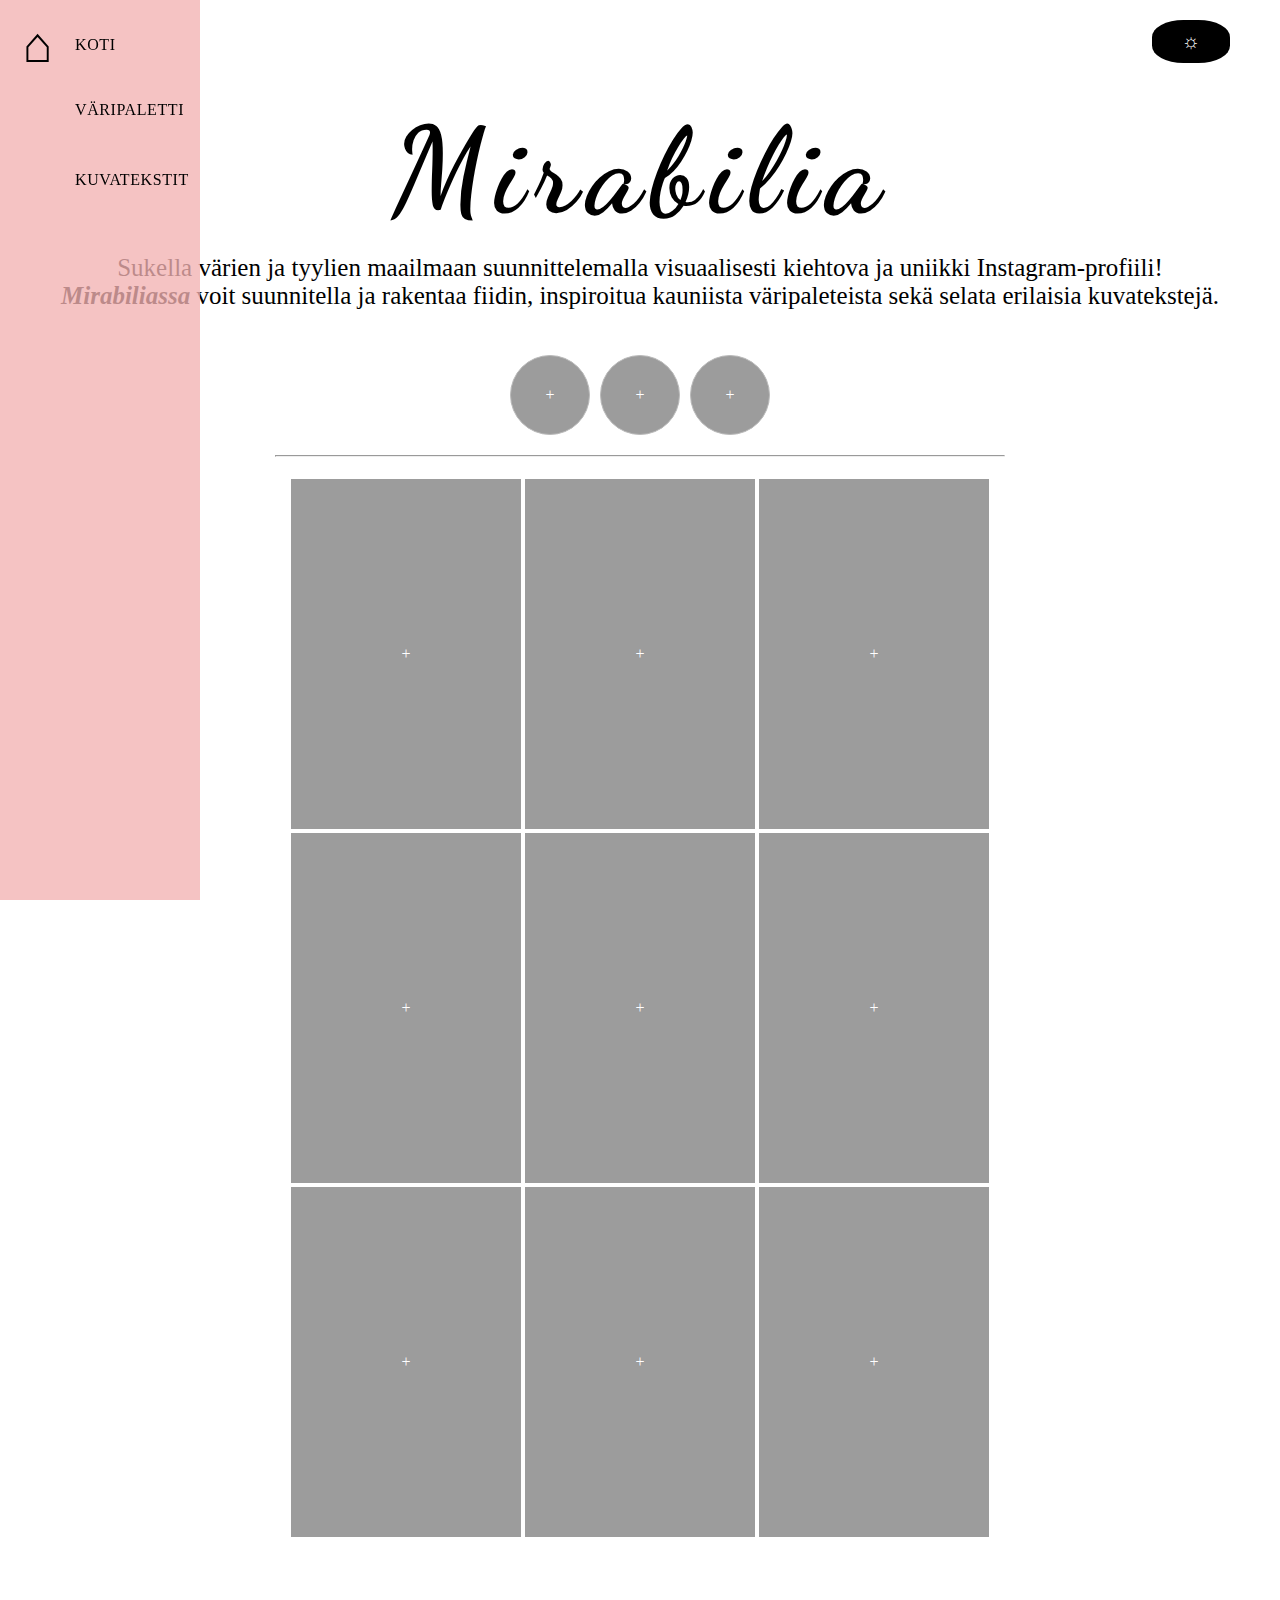
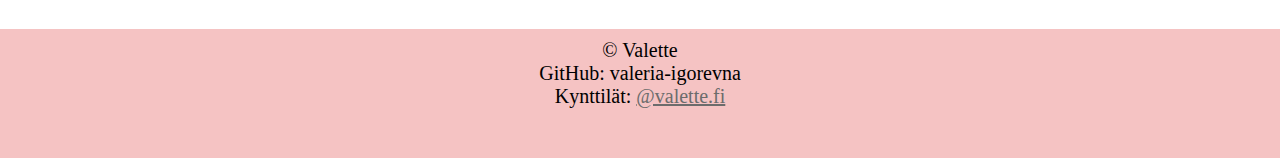
<file: index.html>
<!DOCTYPE html>
<html lang="en">
<head>
    <meta charset="UTF-8">
    <meta name="viewport" content="width=device-width, initial-scale=1.0">
    <link rel="preconnect" href="https://fonts.googleapis.com">
    <link rel="preconnect" href="https://fonts.gstatic.com" crossorigin>
    <link href="https://fonts.googleapis.com/css2?family=Dancing+Script:wght@400..700&display=swap" rel="stylesheet">
    <title>Mirabilia</title>
    <link rel="stylesheet" href="styles.css">
</head>
<body>
   
   
    <header>
        <h1>Mirabilia</h1>
        <!--<button id="hamburger-menu" class="hamburger-menu">
            &#9776;
        </button>-->
    </header>










    <!--NAVI-->
    <div class="sidebar">
        <ul>
            <li>
                <a href="index.html" class="Home">
                    <span class="icon"><i class="fa-solid fa-home" style="color: #000000; font-size: 50px;">&#8962;</i></span>
                    <span class="text" style="color: #000000; font-size: 16px;">Koti</span>
                </a>
            </li>
            <li>
                <a href="inspiration.html">
                    <span class="icon"><i class="fa-solid fa-inspo"></i></span>
                    <span class="text">Väripaletti</span>
                </a>
            </li>
            <li class="dropdown">
                <a href="quotes-everyday.html">
                    <span class="icon"><i class="fa-solid fa-quotes"></i></span>
                    <span class="text">Kuvatekstit</span>
                </a>
                <div class="dropdown-content">
                    <a href="quotes-everyday.html">Everyday</a>
                    <a href="quotes-seasons.html">Seasons</a>
                    <a href="quotes-love.html">Love</a>
                </div>
            </li>
        </ul>
    </div> 

    <!-- Hamburger Icon -->
     <!--Alla olevat kolme tyhjää diviä toimivat hampurilaisen viivoina. ÄLÄ poista!-->
<button class="hamburger" id="hamburger"> 
    <div></div>
    <div></div>
    <div></div>
</button>

<!--TUMMA-TILA-->
    <button id="btn-dark" onclick="darkMode()">&#9788;</button>
    
<!--Alaotsikko-->    
    <p>Sukella värien ja tyylien maailmaan suunnittelemalla visuaalisesti kiehtova ja uniikki Instagram-profiili! <br> <i style="color: #000000; font-weight: bold;" >Mirabiliassa</i> voit suunnitella ja rakentaa fiidin, inspiroitua kauniista väripaleteista sekä selata erilaisia kuvatekstejä.</p>

    
    
    
    
    
    <!--STOORIT ALKAA TÄSTÄ-->
    <div class="story">
        <div class="story-item">
            <label for="story-input-1" class="story-label" id="story-label-1">+</label>
            <input type="file" id="story-input-1" class="story-input" accept="image/*" onchange="loadStory(event, 1)">
            <button class="delete-btn" onclick="deleteStoryImage(1)">X</button>
        </div>
        <div class="story-item">
            <label for="story-input-2" class="story-label" id="story-label-2">+</label>
            <input type="file" id="story-input-2" class="story-input" accept="image/*" onchange="loadStory(event, 2)">
            <button class="delete-btn" onclick="deleteStoryImage(2)">X</button>
        </div>
        <div class="story-item">
            <label for="story-input-3" class="story-label" id="story-label-3">+</label>
            <input type="file" id="story-input-3" class="story-input" accept="image/*" onchange="loadStory(event, 3)">
            <button class="delete-btn" onclick="deleteStoryImage(3)">X</button>
        </div>
    </div>




    <!--VÄLIVIIVA-->
    <hr style="color: rgb(0, 0, 0); width: 730px; margin-top: 15px;">




    <!--GALLERIA ALKAA TÄSTÄ-->
    <div class="Galleria">
        <div class="gallery-item">
            <label for="img-input-1" class="img-label" id="img-label-1">+</label>
            <input type="file" id="img-input-1" class="img-input" accept="image/*" onchange="loadPhotoImage(event, 1)">
            <button class="delete-btn" onclick="deleteGalleryImage(1)">X</button>
        </div>
        <div class="gallery-item">
            <label for="img-input-2" class="img-label" id="img-label-2">+</label>
            <input type="file" id="img-input-2" class="img-input" accept="image/*" onchange="loadPhotoImage(event, 2)">
            <button class="delete-btn" onclick="deleteGalleryImage(2)">X</button>
        </div>
        <div class="gallery-item">
            <label for="img-input-3" class="img-label" id="img-label-3">+</label>
            <input type="file" id="img-input-3" class="img-input" accept="image/*" onchange="loadPhotoImage(event, 3)">
            <button class="delete-btn" onclick="deleteGalleryImage(3)">X</button>
        </div>
        <div class="gallery-item">
            <label for="img-input-4" class="img-label" id="img-label-4">+</label>
            <input type="file" id="img-input-4" class="img-input" accept="image/*" onchange="loadPhotoImage(event, 4)">
            <button class="delete-btn" onclick="deleteGalleryImage(4)">X</button>
        </div>
        <div class="gallery-item">
            <label for="img-input-5" class="img-label" id="img-label-5">+</label>
            <input type="file" id="img-input-5" class="img-input" accept="image/*" onchange="loadPhotoImage(event, 5)">
            <button class="delete-btn" onclick="deleteGalleryImage(5)">X</button>
        </div>
        <div class="gallery-item">
            <label for="img-input-6" class="img-label" id="img-label-6">+</label>
            <input type="file" id="img-input-6" class="img-input" accept="image/*" onchange="loadPhotoImage(event, 6)">
            <button class="delete-btn" onclick="deleteGalleryImage(6)">X</button>
        </div>
        <div class="gallery-item">
            <label for="img-input-7" class="img-label" id="img-label-7">+</label>
            <input type="file" id="img-input-7" class="img-input" accept="image/*" onchange="loadPhotoImage(event, 7)">
            <button class="delete-btn" onclick="deleteGalleryImage(7)">X</button>
        </div>
        <div class="gallery-item">
            <label for="img-input-8" class="img-label" id="img-label-8">+</label>
            <input type="file" id="img-input-8" class="img-input" accept="image/*" onchange="loadPhotoImage(event, 8)">
            <button class="delete-btn" onclick="deleteGalleryImage(8)">X</button>
        </div>
        <div class="gallery-item">
            <label for="img-input-9" class="img-label" id="img-label-9">+</label>
            <input type="file" id="img-input-9" class="img-input" accept="image/*" onchange="loadPhotoImage(event, 9)">
            <button class="delete-btn" onclick="deleteGalleryImage(9)">X</button>
        </div>
    </div>

    <script src="script.js"></script>

    <footer class="footer">
        <p> &copy Valette <br> GitHub: valeria-igorevna <br> Kynttilät: <a href="https://www.instagram.com/valette.fi/" style="color: rgb(108, 108, 108);">@valette.fi</a></p>
    </footer>
</body>
</html>
</file>
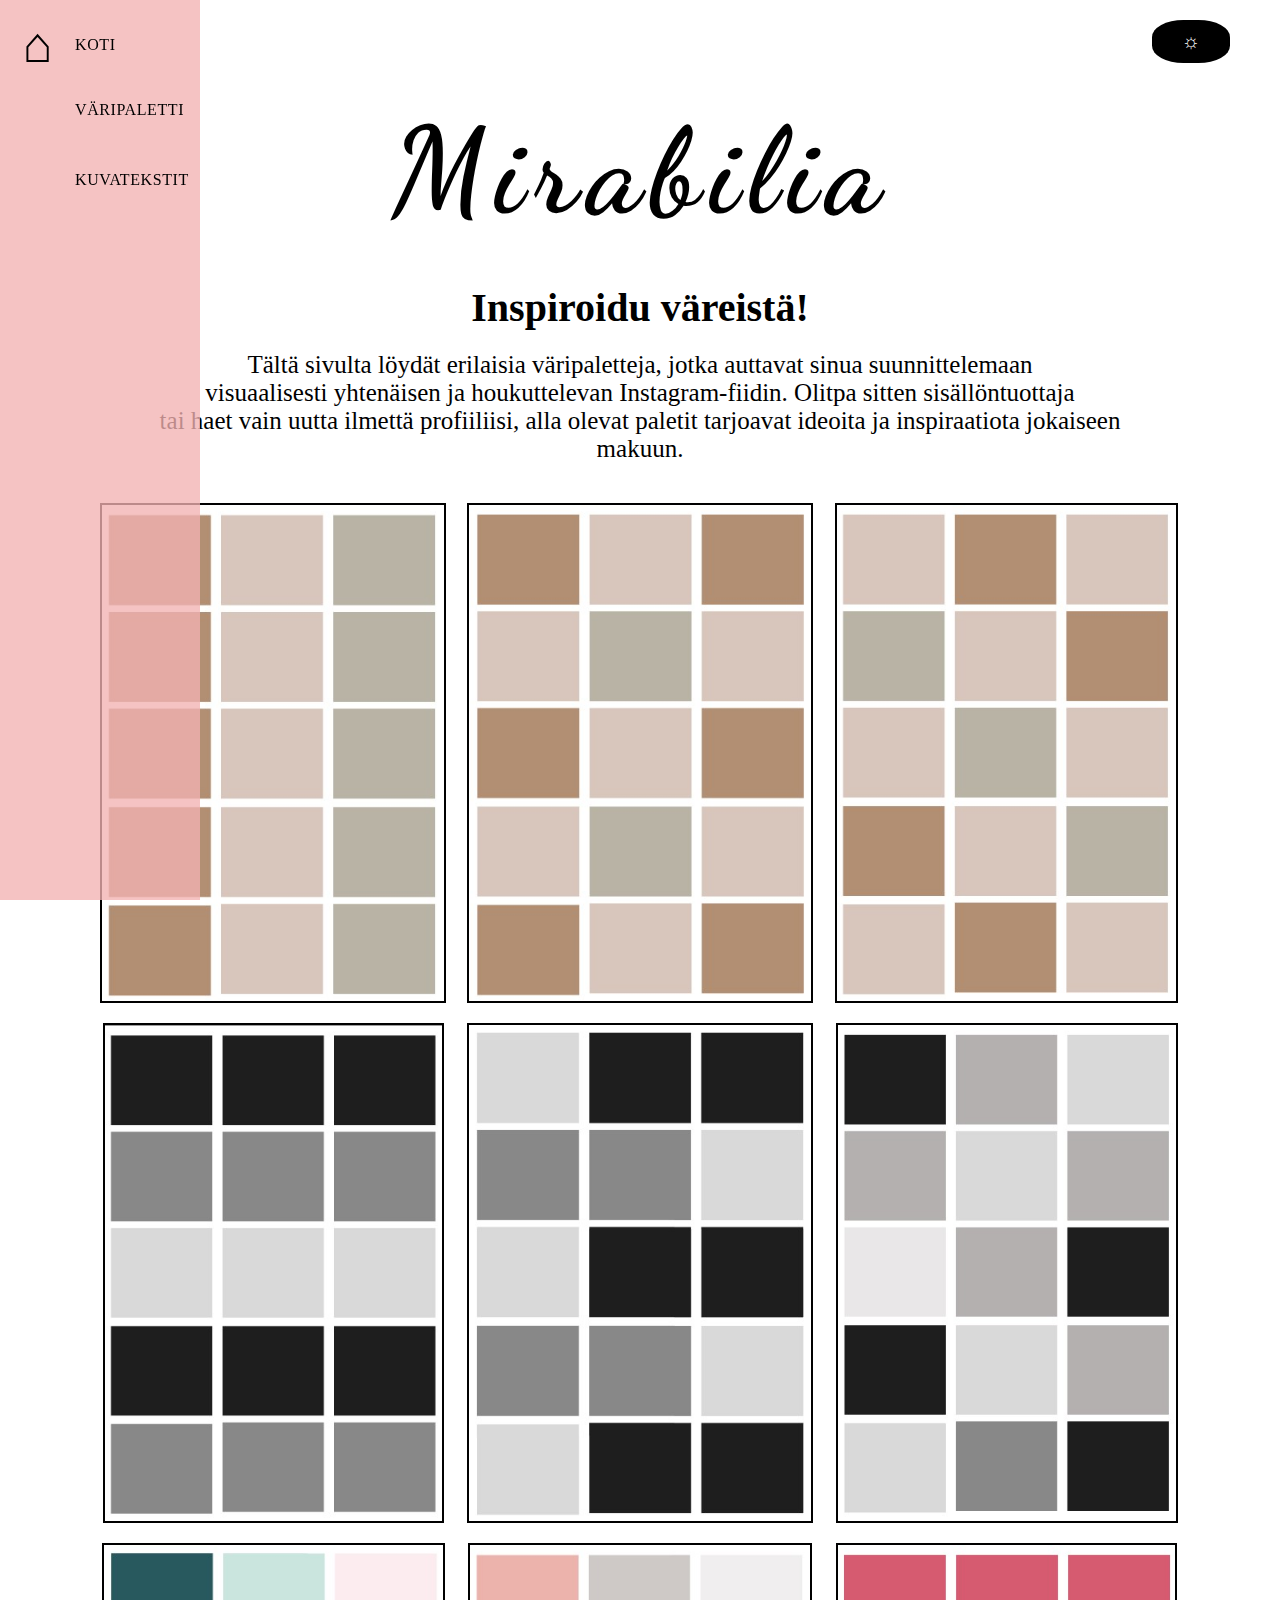
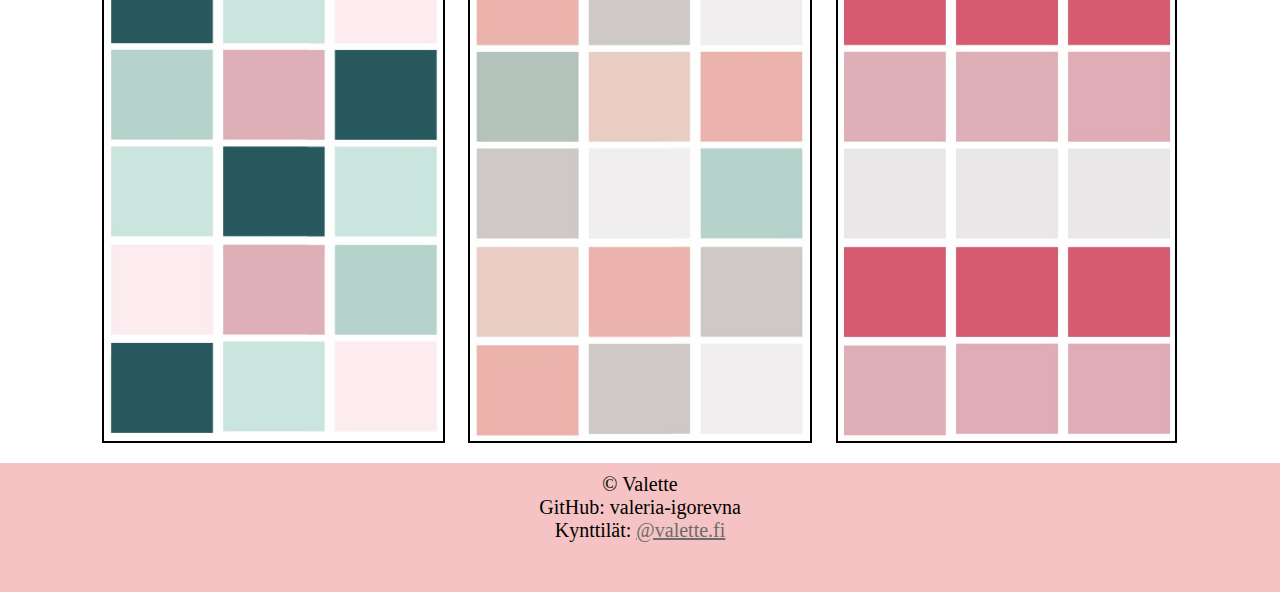
<file: inspiration.html>
<!DOCTYPE html>
<html lang="en">
<head>
    <meta charset="UTF-8">
    <meta name="viewport" content="width=device-width, initial-scale=1.0">
    <link rel="preconnect" href="https://fonts.googleapis.com">
    <link rel="preconnect" href="https://fonts.gstatic.com" crossorigin>
    <link href="https://fonts.googleapis.com/css2?family=Dancing+Script:wght@400..700&display=swap" rel="stylesheet">
    <title>Väripaletti</title>
   <style>
        * {
    box-sizing: border-box;
    color: white;
    margin: 0;
    padding: 0;
}

body {
    display: flex;
    justify-content: center;
    align-items: center;
    flex-direction: column;
    margin-top: 100px;
}

/*################################*/
/*            TUMMA-TILA          */
/*################################*/

.dark-mode {
    background-color: black;
    color: aliceblue;  
}

#btn-dark {
    position: fixed;
    top: 20px;
    right: 50px;
    background-color: rgb(0, 0, 0);
    border-radius: 40%;
    padding: 10px 30px;
    border: none;
    color: white;
    cursor: pointer;
    font-size: 20px;
}

.dark-mode #btn-dark {
    background-color: white; /* Color for dark mode */
    color: black; /* Change text color for better contrast */
}

h1 {
    color: black;
    font-family: "Dancing Script", cursive;
    margin-bottom: 40px;
    font-size: 120px;  
    letter-spacing: 10px;
}

.dark-mode h1 {
    color: aliceblue;
}

h2{
    color: black;
    font-family: 'Cambria', 'Cochin', Georgia, Times, 'Times New Roman', serif;
    margin-bottom: 20px;
    font-size: 40px;  
}

.dark-mode h2{
    color: aliceblue;
}

p {
    color: rgb(0, 0, 0);
    font-family: Cambria, Cochin, Georgia, Times, 'Times New Roman', serif;
    margin-bottom: 40px;
    font-size: 25px;  
    text-align: center;
    width: 80%;
    margin-left: auto;
    margin-right: auto;
}

.dark-mode p{
    color: aliceblue;
}

/*################################*/
/*            MEDIA               */
/*################################*/    

       @media screen and (min-width: 300px) and (max-width: 1024px) {
h1 {
    font-size: 60px;
    font-weight: bold;
    }

p {
    font-size: 16px;
}
}


/*################################*/
/*             NAVI               */
/*################################*/

.sidebar {
        position: fixed;
        top: 0;
        left: 0;
        height: 100%;
        width: 70px;
        z-index: 1;
        background-color: rgba(242, 178, 178, 0.778);
        overflow-x: hidden;
        padding-top: 10px;
        transition: 0.6s ease;
        box-shadow: 0 0 10px rgba(0, 0, 0,0,5);
    }

.sidebar:hover {
        width: 200px;
        transition: 0.6s ease;
    }

.sidebar ul {
        position: relative;
        height: 97vh;                     
    }

.sidebar ul li {
        list-style: none;
        margin: 5px 0;
        font-family: 'Cambria', 'Cochin', Georgia, Times, 'Times New Roman', serif;
    }

.sidebar ul li:hover {
        background: rgb(255, 255, 255);
        transition: 0.3s ease;
    }

.sidebar ul li a {
        position: relative;
        display: flex;
        white-space: nowrap;
        text-decoration: none;
    }

.sidebar ul li a .icon {
        position: relative;
        display: flex;
        justify-content: center;
        align-items: center;
        min-width: 75px;
        height: 60px;
        font-size: 22px;
    }

.sidebar ul li a .text {
        position: relative;
        display: flex;
        align-items: center;
        height: 60px;
        font-size: 16px;
        text-transform: uppercase;
        letter-spacing: 0.6px;
        font-weight: 500;
        color: #000000;
    }

/*################################*/
/*             ALAVALIKKO         */
/*################################*/

.dropdown {
    position: relative;
    display: inline-block;
}

.dropdown-content {
    display: none;
    position: absolute;
    background-color: rgba(242, 178, 178, 0.778);
    min-width: 160px;
    box-shadow: 0px 8px 16px 0px rgba(0,0,0,0.2);
    z-index: 1;
    font-size: 20px;
}

.dropdown-content a {
    color: black;
    padding: 12px 16px;
    text-decoration: none;
    display: block;
}

.dropdown-content a:hover {
    background-color: #f0efefdb;
}

.dropdown:hover .dropdown-content {
    display: block;
}


/*################################*/
/*             MOBIILI NAVI       */
/*################################*/
  
.hamburger {
    display: none; /* Hide by default */
    position: fixed;
    top: 20px;
    left: 20px;
    background-color: rgba(242, 178, 178, 0.778);
    border: none;
    border-radius: 5px;
    padding: 10px;
    cursor: pointer;
    z-index: 2;
}

.hamburger div {
    width: 30px;
    height: 4px;
    background-color: black;
    margin: 5px 0;
    transition: 0.3s ease;
}

/* Piilottaa sidebar:in mobiilissa */
@media screen and (min-width: 300px) and (max-width: 1024px) {
    .sidebar {
        display: none; /* piilottaa sidebaarin */
    }

    .sidebar.active {
        display: block; /* Näyttää sidebaarin kun aktiivinen */
        width: 200px; 
        transition: 0.3s ease;
    }

    .hamburger {
        display: block; /* Show the hamburger icon */
    }
}

/*################################*/
/*             VÄRIPALETTI        */
/*################################*/

.inspiration-img{
    display: grid;
    grid-template-columns: repeat(3, 1fr);
    justify-items: center;
    gap: 20px;
    margin-bottom: 20px;
}

.inspiration-img img{
    max-width: 400px;
    max-height: 500px;
}

@media screen and (min-width: 300px) and (max-width: 1024px){
    .inspiration-img {
        display: grid;
        grid-template-columns: repeat(1, 1fr);
    }
}


/*################################*/
/*             FOOTER             */
/*################################*/

footer {
    position:inherit;
    left: 0;
    bottom: 0;
    width: 100%;
    background-color: rgba(242, 178, 178, 0.778);
}

footer p{
    text-align: center;
    color: rgb(0, 0, 0);
    font-size: 20px;
    margin-left: auto;
    margin-right: auto;
    padding: 10px;
}
   </style>


</head>

<header>
    <h1>Mirabilia</h1>
</header>

<body id="container">

    <div class="sidebar">
        <ul>
            <li> 
                <a href="index.html" class="Home">
                    <span class="icon"><i class="fa-solid fa-home" style="color: #000000; font-size: 50px;">&#8962;</i></span>
                    <span class="text" style="color: #000000; font-size: 16px;">Koti</span>
                </a>
            </li>
            <li>
                <a href="inspiration.html">
                    <span class="icon"><i class="fa-solid fa-inspo"></i></span>
                    <span class="text">Väripaletti</span>
                </a>
            </li>
            <li class="dropdown">
                <a href="quotes-everyday.html">
                    <span class="icon"><i class="fa-solid fa-quotes"></i></span>
                    <span class="text">Kuvatekstit</span>
                </a>
                <div class="dropdown-content">
                    <a href="quotes-everyday.html">Everyday</a>
                    <a href="quotes-seasons.html">Seasons</a>
                    <a href="quotes-love.html">Love</a>
                </div>
            </li>
        </ul>
    </div>  

        <!-- Hamburger Icon -->
     <!--Alla olevat kolme tyhjää diviä toimivat hampurilaisen viivoina. ÄLÄ poista!-->
<button class="hamburger" id="hamburger"> 
    <div></div>
    <div></div>
    <div></div>
</button>

    <button id="btn-dark" onclick="darkMode()">&#9788;</button>
    
    <h2>Inspiroidu väreistä!</h2>
        <p>Tältä sivulta löydät erilaisia väripaletteja, jotka auttavat sinua suunnittelemaan <br>
            visuaalisesti yhtenäisen ja houkuttelevan Instagram-fiidin. Olitpa sitten sisällöntuottaja <br>
            tai haet vain uutta ilmettä profiiliisi, alla olevat paletit tarjoavat ideoita ja inspiraatiota 
            jokaiseen makuun.</p>

    <!--VÄRIPALETTI-->

<div class="inspiration-img">
    <img src="i1.jpg" alt="neutral-1" style="border: 2px solid black;">
    <img src="i2.jpg" alt="neutral-2" style="border: 2px solid black;">
    <img src="i3.jpg" alt="neutral-3" style="border: 2px solid black;">
    <img src="i4.jpg" alt="B&W-1"     style="border: 2px solid black;">
    <img src="i5.jpg" alt="B&W-2"     style="border: 2px solid black;">
    <img src="i9.jpg" alt="B&W-3"     style="border: 2px solid black;">
    <img src="i6.jpg" alt="colour-1"  style="border: 2px solid black;">
    <img src="i7.jpg" alt="colour-2"  style="border: 2px solid black;">
    <img src="i8.jpg" alt="colour-3"  style="border: 2px solid black;">
</div>

    
    <script src="script.js"></script>

    <footer class="footer">
        <p> &copy Valette <br> GitHub: valeria-igorevna <br> Kynttilät: <a href="https://www.instagram.com/valette.fi/" style="color: rgb(108, 108, 108);">@valette.fi</a></p>
    </footer>


</body>
</html>
</file>
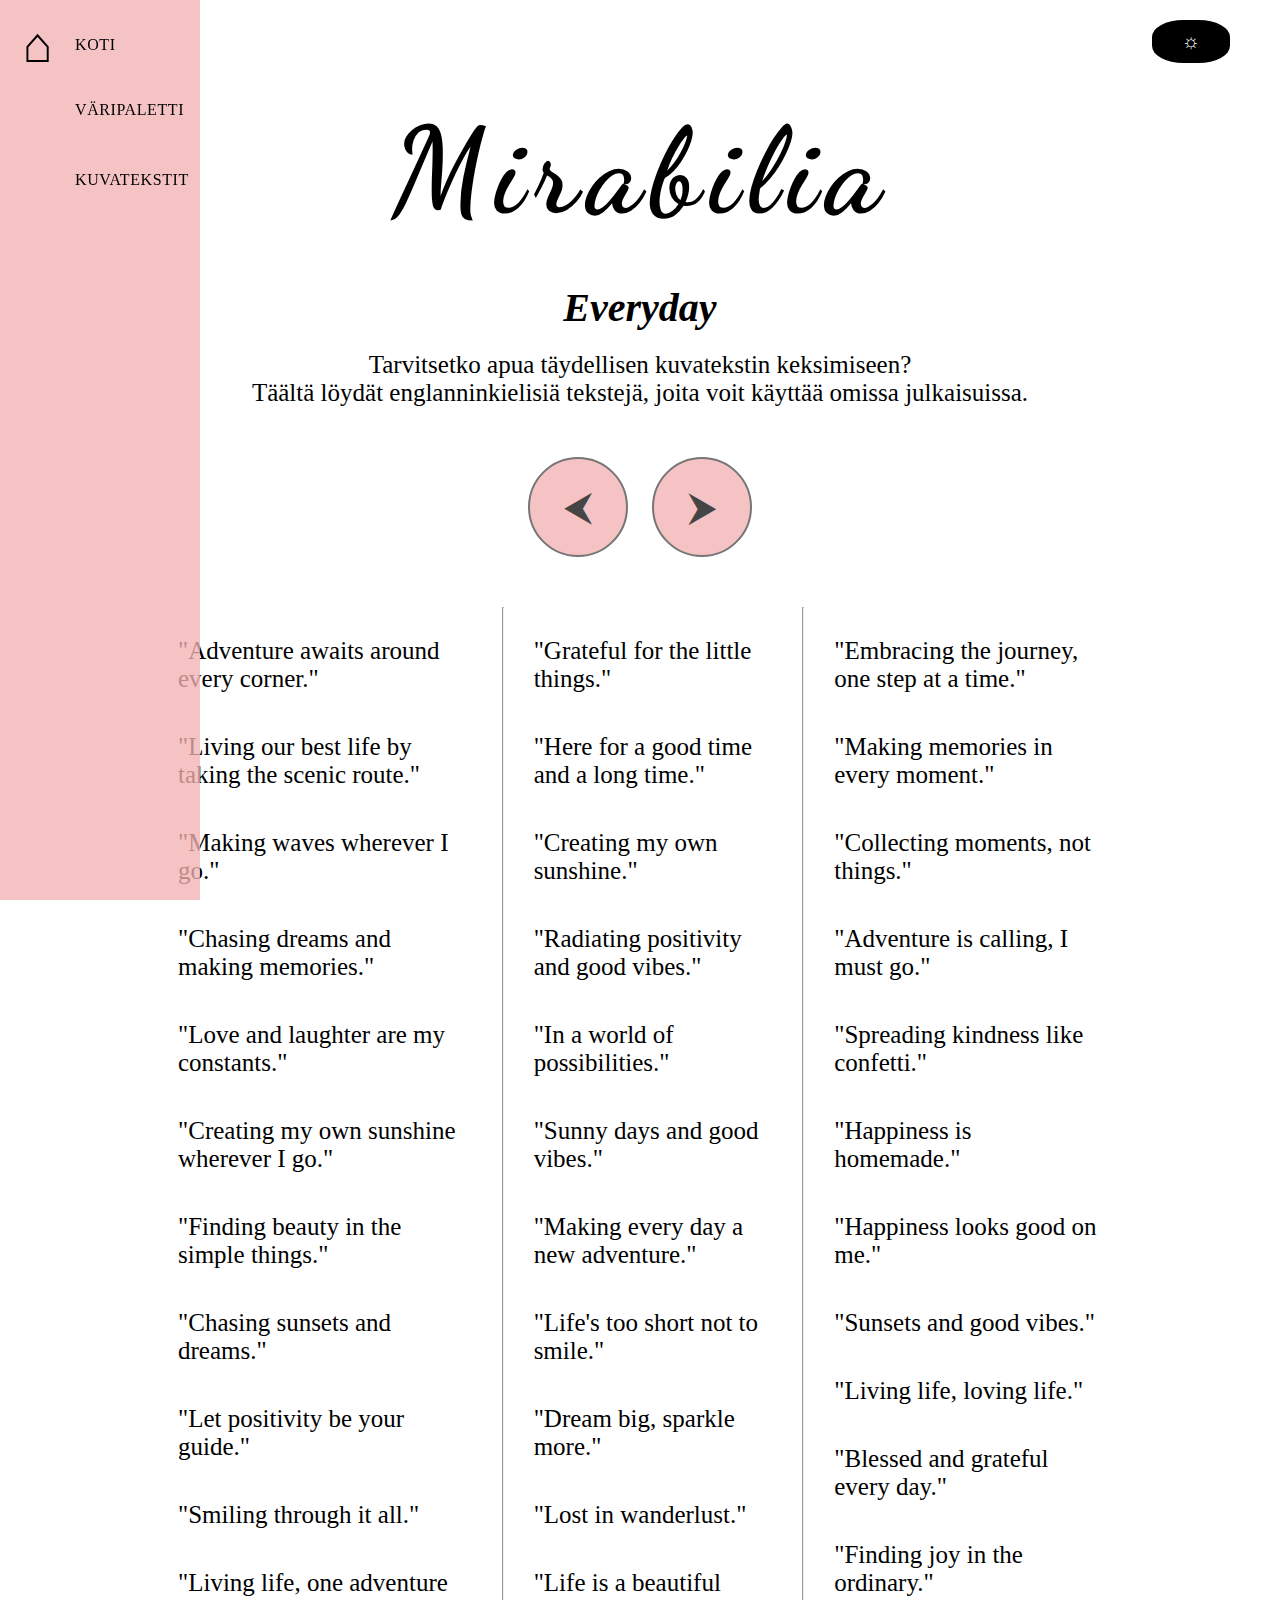
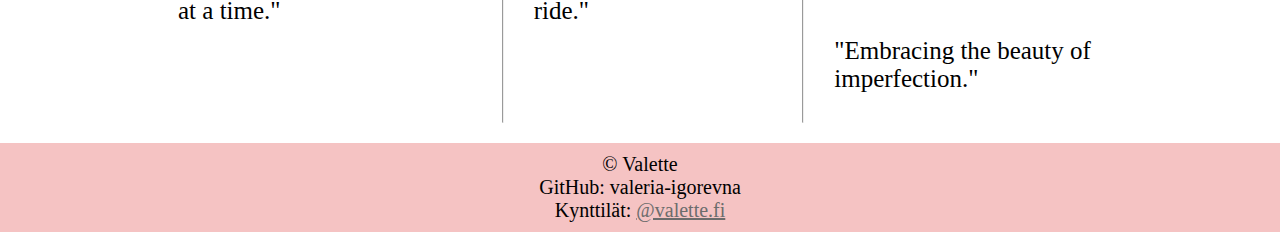
<file: quotes-everyday.html>
<!DOCTYPE html>
<html lang="en">
<head>
    <meta charset="UTF-8">
    <meta name="viewport" content="width=device-width, initial-scale=1.0">
    <link rel="preconnect" href="https://fonts.googleapis.com">
<link rel="preconnect" href="https://fonts.gstatic.com" crossorigin>
<link href="https://fonts.googleapis.com/css2?family=Dancing+Script:wght@400..700&family=Waterfall&display=swap" rel="stylesheet">
<title>Kuvatekstit</title>

    <style>

* {
    box-sizing: border-box;
    color: white;
    margin: 0;
    padding: 0;
}

body {
    display: flex;
    justify-content: center;
    align-items: center;
    flex-direction: column;
    margin-top: 100px;
}


/*################################*/
/*            TUMMA-TILA          */
/*################################*/

.dark-mode {
    background-color: black;
    color: aliceblue;  
}

#btn-dark {
    position: fixed;
    top: 20px;
    right: 50px;
    background-color: rgb(0, 0, 0);
    border-radius: 40%;
    padding: 10px 30px;
    border: none;
    color: white;
    cursor: pointer;
    font-size: 20px;
}

.dark-mode #btn-dark {
    background-color: white; 
    color: black; 
}

h1 {
    color: black;
    font-family: "Dancing Script", cursive;
    margin-bottom: 40px;
    font-size: 120px;  
    letter-spacing: 10px;
}

.dark-mode h1 {
    color: aliceblue;
}

.otsikko h2 {
    color: black;
    font-family: 'Cambria', 'Cochin', Georgia, Times, 'Times New Roman', serif;
    margin-bottom: 20px;
    font-size: 40px; 
    text-align: center;
    font-style: italic;
}

.dark-mode h2{
    color: aliceblue;
}

.otsikko p {
    color: rgb(0, 0, 0);
    font-family: Cambria, Cochin, Georgia, Times, 'Times New Roman', serif;
    margin-bottom: 40px;
    font-size: 25px;  
    text-align: center;
    width: 100%;
    margin-left: auto;
    margin-right: auto;
}

.dark-mode p{
    color: aliceblue;
}

h3{
    color: #000000;
    font-family: 'Cambria', 'Cochin', Georgia, Times, 'Times New Roman', serif;
    margin-bottom: 20px;
    font-size: 30px; 
    text-align: center;
}

.dark-mode h3{
    color: aliceblue;
}

.dark-mode .quote p{
    color: aliceblue;
}

/*################################*/
/*            MEDIA               */
/*################################*/    

       @media screen and (min-width: 300px) and (max-width: 1024px) {
h1 {
    font-size: 60px;
    font-weight: bold;
    }

p {
    font-size: 16px;
}
}

/*################################*/
/*             NAVI               */
/*################################*/

.sidebar {
            position: fixed;
            top: 0;
            left: 0;
            height: 100%;
            width: 70px;
            z-index: 1;
            background-color: rgba(242, 178, 178, 0.778);
            overflow-x: hidden;
            padding-top: 10px;
            transition: 0.6s ease;
            box-shadow: 0 0 10px rgba(0, 0, 0,0,5);
        }

        .sidebar:hover {
            width: 200px;
            transition: 0.6s ease;
        }

        .sidebar ul {
            position: relative;
            height: 97vh;
        }

        .sidebar ul li {
            list-style: none;
            margin: 5px 0;
            font-family: 'Cambria', 'Cochin', Georgia, Times, 'Times New Roman', serif;
        }

        .sidebar ul li:hover {
            background: rgb(255, 255, 255);
            transition: 0.3s ease;
        }

        .sidebar ul li a {
            position: relative;
            display: flex;
            white-space: nowrap;
            text-decoration: none;
        }

        .sidebar ul li a .icon {
            position: relative;
            display: flex;
            justify-content: center;
            align-items: center;
            min-width: 75px;
            height: 60px;
            font-size: 22px;
        }

        .sidebar ul li a .text {
            position: relative;
            display: flex;
            align-items: center;
            height: 60px;
            font-size: 16px;
            text-transform: uppercase;
            letter-spacing: 0.6px;
            font-weight: 500;
            color: #000000;
        }

/*################################*/
/*             ALAVALIKKO         */
/*################################*/

.dropdown {
    position: relative;
    display: inline-block;
}

.dropdown-content {
    display: none;
    position: absolute;
    background-color: rgba(242, 178, 178, 0.778);
    min-width: 160px;
    box-shadow: 0px 8px 16px 0px rgba(0,0,0,0.2);
    z-index: 1;
    font-size: 20px;
}

.dropdown-content a {
    color: black;
    padding: 12px 16px;
    text-decoration: none;
    display: block;
}

.dropdown-content a:hover {
    background-color: #f0efefdb;
}

.dropdown:hover .dropdown-content {
    display: block;
}


/*################################*/
/*             MOBIILI NAVI       */
/*################################*/
  
.hamburger {
    display: none; /* Hide by default */
    position: fixed;
    top: 20px;
    left: 20px;
    background-color: rgba(242, 178, 178, 0.778);
    border: none;
    border-radius: 5px;
    padding: 10px;
    cursor: pointer;
    z-index: 2;
}

.hamburger div {
    width: 30px;
    height: 4px;
    background-color: black;
    margin: 5px 0;
    transition: 0.3s ease;
}

/* Piilottaa sidebar:in mobiilissa */
@media screen and (min-width: 300px) and (max-width: 1024px) {
    .sidebar {
        display: none; /* piilottaa sidebaarin */
    }

    .sidebar.active {
        display: block; /* Näyttää sidebaarin kun aktiivinen */
        width: 200px; 
        transition: 0.3s ease;
    }

    .hamburger {
        display: block; /* Show the hamburger icon */
    }
}

 /*################################*/
/*             NAPIT              */
/*################################*/

.button #prev, #next{
    border-radius: 50%;
    background-color: rgba(242, 178, 178, 0.778);
    height: 100px;
    width: 100px;
    padding: 10px;
    margin: 10px;
    cursor: pointer;
    border: 2px solid rgb(118, 118, 118);
}

.button a {
    text-decoration: none;
}



 /*################################*/
/*             TEKSTIT            */
/*################################*/

.quote-container {
    display: flex;
    justify-content: space-between;
    width: 80%;
    padding: 20px;
}

.quote {
    flex: 1 1 1;
    padding: 10px;
}

.quote p {
    font-size: 25px;
    color: #000000;
    padding: 20px;
}

.quote .vasen p {
    font-size: 25px;
    padding: 20px;
}

.quote .keski p {
    font-size: 25px;
    padding: 20px;
}


@media screen and (min-width: 300px) and (max-width: 1024px){
    .quote-container {
        display:block;
        width: 100%;
        text-align: left;
}
}

/*################################*/
/*             FOOTER             */
/*################################*/

footer {
    position:inherit;
    left: 0;
    bottom: 0;
    width: 100%;
    background-color: rgba(242, 178, 178, 0.778);
}

footer p{
    text-align: center;
    color: rgb(0, 0, 0);
    font-size: 20px;
    margin-left: auto;
    margin-right: auto;
    padding: 10px;
}
    </style>
</head>
<body>

    <header>
        <h1>Mirabilia</h1>
    </header>

    <div class="sidebar">
        <ul>
            <li> 
                <a href="index.html" class="Home">
                    <span class="icon"><i class="fa-solid fa-home" style="color: #000000; font-size: 50px;">&#8962;</i></span>
                    <span class="text" style="color: #000000; font-size: 16px;">Koti</span>
                </a>
            </li>
            <li>
                <a href="inspiration.html">
                    <span class="icon"><i class="fa-solid fa-inspo"></i></span>
                    <span class="text">Väripaletti</span>
                </a>
            </li>
            <li class="dropdown">
                <a href="quotes.html">
                    <span class="icon"><i class="fa-solid fa-quotes"></i></span>
                    <span class="text">Kuvatekstit</span>
                </a>
                <div class="dropdown-content">
                    <a href="quotes-everyday.html">Everyday</a>
                    <a href="quotes-seasons.html">Seasons</a>
                    <a href="quotes-love.html">Love</a>
                </div>
            </li>
        </ul>
    </div> 
    
    <!-- Hamburger Icon -->
    <!--Alla olevat kolme tyhjää diviä toimivat hampurilaisen viivoina. ÄLÄ poista!-->
<button class="hamburger" id="hamburger"> 
    <div></div>
    <div></div>
    <div></div>
</button>

    <button id="btn-dark" onclick="darkMode()">&#9788;</button>

    <div class="otsikko">
    <h2>Everyday</h2>
    <p>Tarvitsetko apua täydellisen kuvatekstin keksimiseen? <br> Täältä löydät englanninkielisiä tekstejä, joita voit käyttää omissa julkaisuissa.</p>
    </div>

    <div class="button">
        <button id="prev" style="font-size: 40px;"><a href="quotes-seasons.html" style="color: rgb(69, 69, 69);">&#11164;</a></button>
        <button id="next" style="font-size: 40px;"><a href="quotes-love.html" style="color: rgb(69, 69, 69);">&#11166;</a></button>
    </div>

    
    <h3></h3>

    <div class="quote-container">
        <div class="quote vasen">
            <p>"Adventure awaits around every corner."</p>
            <p>"Living our best life by taking the scenic route."</p>
            <p>"Making waves wherever I go."</p>
            <p>"Chasing dreams and making memories."</p>
            <p>"Love and laughter are my constants."</p>
            <p>"Creating my own sunshine wherever I go."</p>
            <p>"Finding beauty in the simple things."</p>
            <p>"Chasing sunsets and dreams."</p>
            <p>"Let positivity be your guide."</p>
            <p>"Smiling through it all."</p>
            <p>"Living life, one adventure at a time."</p>
        </div>
 
        <hr>

        <div class="quote keski">
            <p>"Grateful for the little things."</p>
            <p>"Here for a good time and a long time."</p>
            <p>"Creating my own sunshine."</p>
            <p>"Radiating positivity and good vibes."</p>
            <p>"In a world of possibilities."</p>
            <p>"Sunny days and good vibes."</p>
            <p>"Making every day a new adventure."</p>
            <p>"Life's too short not to smile."</p>
            <p>"Dream big, sparkle more."</p>
            <p>"Lost in wanderlust."</p>
            <p>"Life is a beautiful ride."</p>
        </div>

        <hr>

        <div class="quote oikea">
            <p>"Embracing the journey, one step at a time."</p>
            <p>"Making memories in every moment."</p>
            <p>"Collecting moments, not things."</p>
            <p>"Adventure is calling, I must go."</p>
            <p>"Spreading kindness like confetti."</p>
            <p>"Happiness is homemade."</p>
            <p>"Happiness looks good on me."</p>
            <p>"Sunsets and good vibes."</p>
            <p>"Living life, loving life."</p>
            <p>"Blessed and grateful every day."</p>
            <p>"Finding joy in the ordinary."</p>
            <p>"Embracing the beauty of imperfection."</p>
        </div>
    </div>

<script src="script.js"></script>

<footer class="footer">
    <p> &copy Valette <br> GitHub: valeria-igorevna <br> Kynttilät: <a href="https://www.instagram.com/valette.fi/" style="color: rgb(108, 108, 108);">@valette.fi</a></p>
</footer>

</body>
</html>
</file>
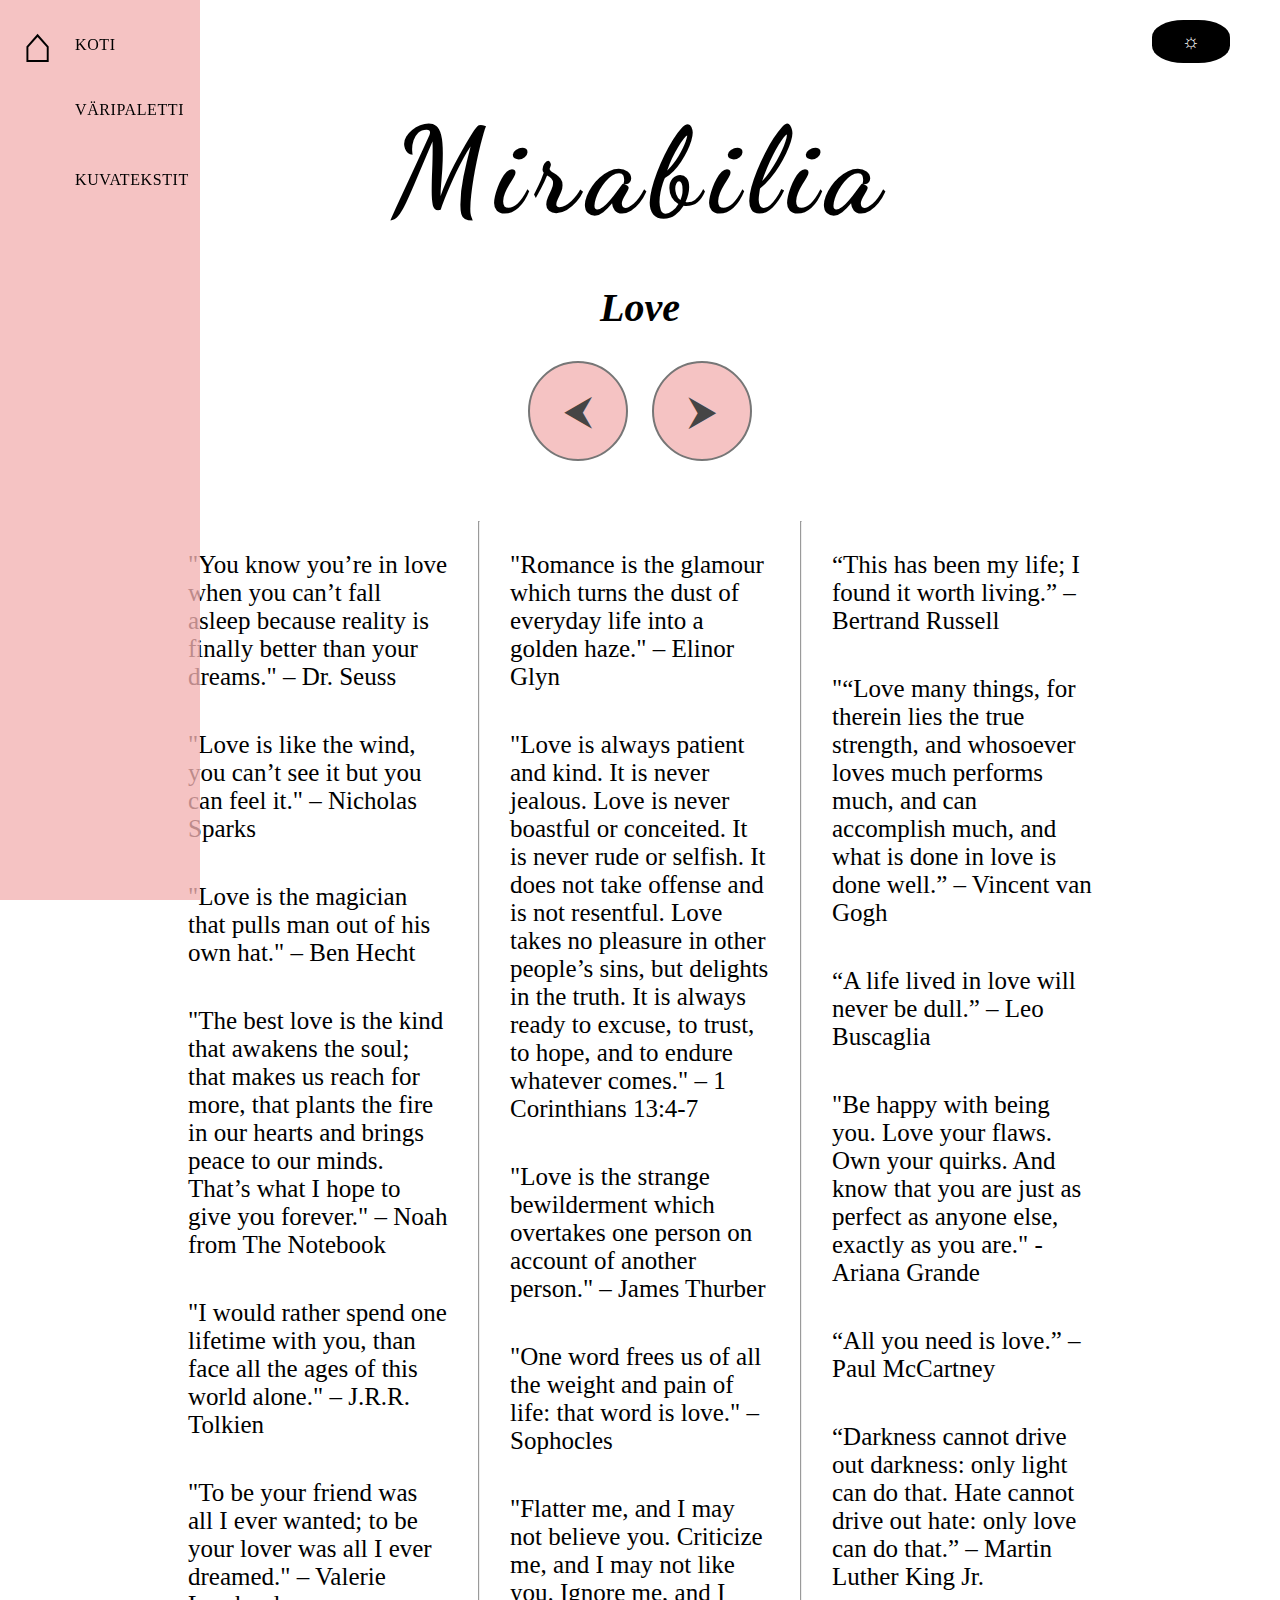
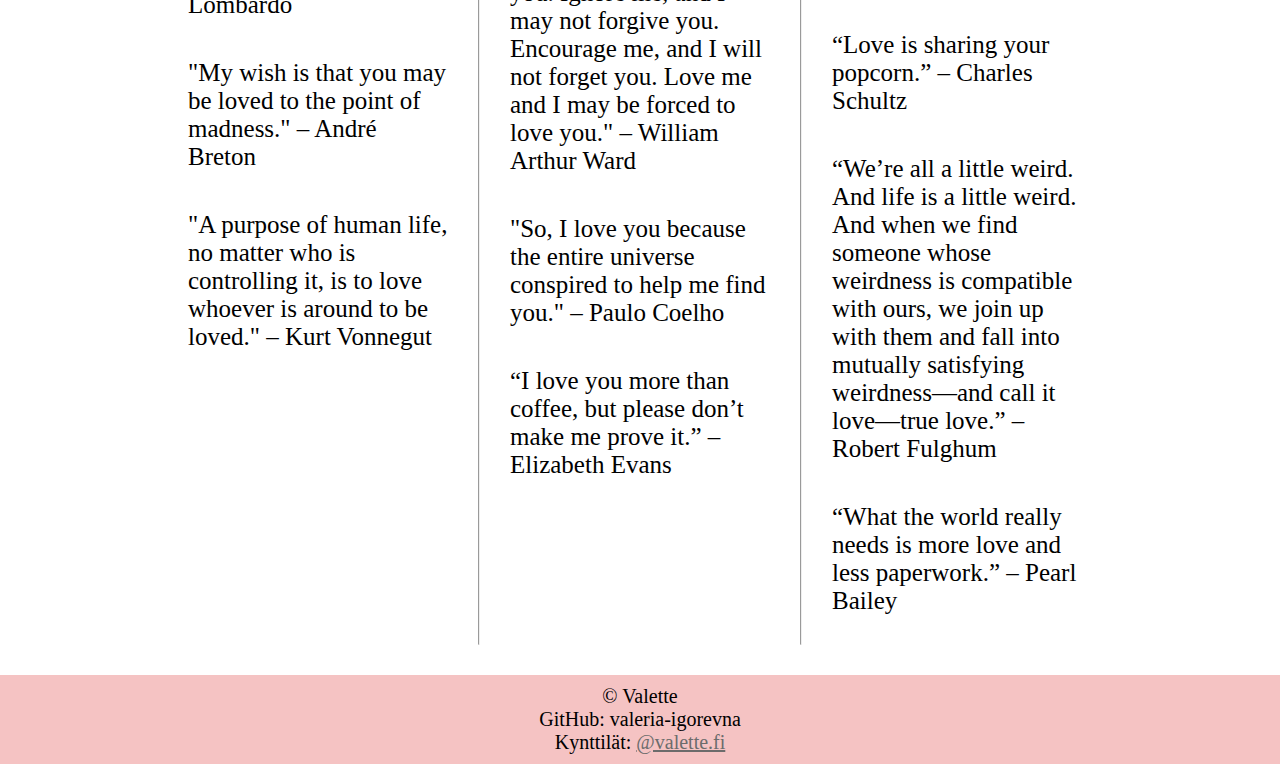
<file: quotes-love.html>
<!DOCTYPE html>
<html lang="en">
<head>
    <meta charset="UTF-8">
    <meta name="viewport" content="width=device-width, initial-scale=1.0">
    <link rel="preconnect" href="https://fonts.googleapis.com">
<link rel="preconnect" href="https://fonts.gstatic.com" crossorigin>
<link href="https://fonts.googleapis.com/css2?family=Dancing+Script:wght@400..700&family=Waterfall&display=swap" rel="stylesheet">
<title>Kuvatekstit</title>

    <style>

* {
    box-sizing: border-box;
    color: white;
    margin: 0;
    padding: 0;
}

body {
    display: flex;
    justify-content: center;
    align-items: center;
    flex-direction: column;
    margin-top: 100px;
}


/*################################*/
/*            TUMMA-TILA          */
/*################################*/

.dark-mode {
    background-color: black;
    color: aliceblue;  
}

#btn-dark {
    position: fixed;
    top: 20px;
    right: 50px;
    background-color: rgb(0, 0, 0);
    border-radius: 40%;
    padding: 10px 30px;
    border: none;
    color: white;
    cursor: pointer;
    font-size: 20px;
}

.dark-mode #btn-dark {
    background-color: white; 
    color: black; 
}

h1 {
    color: black;
    font-family: "Dancing Script", cursive;
    margin-bottom: 40px;
    font-size: 120px;  
    letter-spacing: 10px;
}

.dark-mode h1 {
    color: aliceblue;
}

.otsikko h2 {
    color: black;
    font-family: 'Cambria', 'Cochin', Georgia, Times, 'Times New Roman', serif;
    margin-bottom: 20px;
    font-size: 40px; 
    text-align: center;
    font-style: italic;
}

.dark-mode h2{
    color: aliceblue;
}

.otsikko p {
    color: rgb(0, 0, 0);
    font-family: Cambria, Cochin, Georgia, Times, 'Times New Roman', serif;
    margin-bottom: 40px;
    font-size: 25px;  
    text-align: center;
    width: 80%;
    margin-left: auto;
    margin-right: auto;
}

.dark-mode p{
    color: aliceblue;
}

h3{
    color: #000000;
    font-family: 'Cambria', 'Cochin', Georgia, Times, 'Times New Roman', serif;
    margin-bottom: 20px;
    font-size: 30px; 
    text-align: center;
}

.dark-mode h3{
    color: aliceblue;
}

.dark-mode .quote p{
    color: aliceblue;
}

/*################################*/
/*            MEDIA               */
/*################################*/    

       @media screen and (min-width: 300px) and (max-width: 1024px) {
h1 {
    font-size: 60px;
    font-weight: bold;
    }
}

/*################################*/
/*             NAVI               */
/*################################*/

.sidebar {
            position: fixed;
            top: 0;
            left: 0;
            height: 100%;
            width: 70px;
            z-index: 1;
            background-color: rgba(242, 178, 178, 0.778);
            overflow-x: hidden;
            padding-top: 10px;
            transition: 0.6s ease;
            box-shadow: 0 0 10px rgba(0, 0, 0,0,5);
        }

        .sidebar:hover {
            width: 200px;
            transition: 0.6s ease;
        }

        .sidebar ul {
            position: relative;
            height: 97vh;
        }

        .sidebar ul li {
            list-style: none;
            margin: 5px 0;
            font-family: 'Cambria', 'Cochin', Georgia, Times, 'Times New Roman', serif;
        }

        .sidebar ul li:hover {
            background: rgb(255, 255, 255);
            transition: 0.3s ease;
        }

        .sidebar ul li a {
            position: relative;
            display: flex;
            white-space: nowrap;
            text-decoration: none;
        }

        .sidebar ul li a .icon {
            position: relative;
            display: flex;
            justify-content: center;
            align-items: center;
            min-width: 75px;
            height: 60px;
            font-size: 22px;
        }

        .sidebar ul li a .text {
            position: relative;
            display: flex;
            align-items: center;
            height: 60px;
            font-size: 16px;
            text-transform: uppercase;
            letter-spacing: 0.6px;
            font-weight: 500;
            color: #000000;
        }

/*################################*/
/*             ALAVALIKKO         */
/*################################*/

.dropdown {
    position: relative;
    display: inline-block;
}

.dropdown-content {
    display: none;
    position: absolute;
    background-color: rgba(242, 178, 178, 0.778);
    min-width: 160px;
    box-shadow: 0px 8px 16px 0px rgba(0,0,0,0.2);
    z-index: 1;
    font-size: 20px;
}

.dropdown-content a {
    color: black;
    padding: 12px 16px;
    text-decoration: none;
    display: block;
}

.dropdown-content a:hover {
    background-color: #f0efefdb;
}

.dropdown:hover .dropdown-content {
    display: block;
}

/*################################*/
/*             MOBIILI NAVI       */
/*################################*/
  
.hamburger {
    display: none; /* Hide by default */
    position: fixed;
    top: 20px;
    left: 20px;
    background-color: rgba(242, 178, 178, 0.778);
    border: none;
    border-radius: 5px;
    padding: 10px;
    cursor: pointer;
    z-index: 2;
}

.hamburger div {
    width: 30px;
    height: 4px;
    background-color: black;
    margin: 5px 0;
    transition: 0.3s ease;
}

/* Piilottaa sidebar:in mobiilissa */
@media screen and (min-width: 300px) and (max-width: 1024px) {
    .sidebar {
        display: none; /* piilottaa sidebaarin */
    }

    .sidebar.active {
        display: block; /* Näyttää sidebaarin kun aktiivinen */
        width: 200px; 
        transition: 0.3s ease;
    }

    .hamburger {
        display: block; /* Show the hamburger icon */
    }
}

 /*################################*/
/*             NAPIT              */
/*################################*/

.button #prev, #next{
    border-radius: 50%;
    background-color: rgba(242, 178, 178, 0.778);
    height: 100px;
    width: 100px;
    padding: 10px;
    margin: 10px;
    cursor: pointer;
    border: 2px solid rgb(118, 118, 118);
}

.button a {
    text-decoration: none;
}



 /*################################*/
/*             TEKSTIT            */
/*################################*/

.quote-container {
    display: flex;
    justify-content: space-between;
    width: 80%;
    padding: 30px;
}

.quote {
    flex: 1 1 0;
    padding: 10px;
}

.quote p {
    font-size: 25px;
    color: #000000;
    padding: 20px;
}

.quote .vasen p {
    font-size: 25px;
    padding: 20px;
}

.quote .keski p {
    font-size: 25px;
    padding: 20px;
}

.quote .oikea p {
    font-size: 25px;
    padding: 20px;
}

@media screen and (min-width: 300px) and (max-width: 1024px){
    .quote-container {
        display:block;
        width: 100%;
        text-align: left;
}
}

/*################################*/
/*             FOOTER             */
/*################################*/

footer {
    position:inherit;
    left: 0;
    bottom: 0;
    width: 100%;
    background-color: rgba(242, 178, 178, 0.778);
}

footer p{
    text-align: center;
    color: rgb(0, 0, 0);
    font-size: 20px;
    margin-left: auto;
    margin-right: auto;
    padding: 10px;
}
    </style>
</head>
<body>

    <header>
        <h1>Mirabilia</h1>
    </header>

    <div class="sidebar">
        <ul>
            <li> 
                <a href="index.html" class="Home">
                    <span class="icon"><i class="fa-solid fa-home" style="color: #000000; font-size: 50px;">&#8962;</i></span>
                    <span class="text" style="color: #000000; font-size: 16px;">Koti</span>
                </a>
            </li>
            <li>
                <a href="inspiration.html">
                    <span class="icon"><i class="fa-solid fa-inspo"></i></span>
                    <span class="text">Väripaletti</span>
                </a>
            </li>
            <li class="dropdown">
                <a href="quotes-everyday.html">
                    <span class="icon"><i class="fa-solid fa-quotes"></i></span>
                    <span class="text">Kuvatekstit</span>
                </a>
                <div class="dropdown-content">
                    <a href="quotes-everyday.html">Everyday</a>
                    <a href="quotes-seasons.html">Seasons</a>
                    <a href="quotes-love.html">Love</a>
                </div>
            </li>
        </ul>
    </div> 

    <!-- Hamburger Icon -->
    <!--Alla olevat kolme tyhjää diviä toimivat hampurilaisen viivoina. ÄLÄ poista!-->
<button class="hamburger" id="hamburger"> 
    <div></div>
    <div></div>
    <div></div>
</button>

    <button id="btn-dark" onclick="darkMode()">&#9788;</button>

    <div class="otsikko">
    <h2>Love</h2>

    <div class="button">
        <button id="prev" style="font-size: 40px;"><a href="quotes-everyday.html" style="color: rgb(69, 69, 69);">&#11164;</a></button>
        <button id="next" style="font-size: 40px;"><a href="quotes-seasons.html" style="color: rgb(69, 69, 69);">&#11166;</a></button>
    </div>

    <h3></h3>
    </div>

    <div class="quote-container">
        <div class="quote vasen">
            <p>"You know you’re in love when you can’t fall asleep because reality is finally better than your dreams." – Dr. Seuss</p>
            <p>"Love is like the wind, you can’t see it but you can feel it." – Nicholas Sparks</p>
            <p>"Love is the magician that pulls man out of his own hat." – Ben Hecht</p>
            <p>"The best love is the kind that awakens the soul; that makes us reach for more, that plants the fire in our hearts and brings peace to our minds. That’s what I hope to give you forever." – Noah from The Notebook</p>
            <p>"I would rather spend one lifetime with you, than face all the ages of this world alone." – J.R.R. Tolkien</p>
            <p>"To be your friend was all I ever wanted; to be your lover was all I ever dreamed." – Valerie Lombardo</p>
            <p>"My wish is that you may be loved to the point of madness." – André Breton</p>
            <p>"A purpose of human life, no matter who is controlling it, is to love whoever is around to be loved." – Kurt Vonnegut</p>
        </div>
 
        <hr>

        <div class="quote keski">
            <p>"Romance is the glamour which turns the dust of everyday life into a golden haze." – Elinor Glyn</p>
            <p>"Love is always patient and kind. It is never jealous. Love is never boastful or conceited. It is never rude or selfish. It does not take offense and is not resentful. Love takes no pleasure in other people’s sins, but delights in the truth. It is always ready to excuse, to trust, to hope, and to endure whatever comes." – 1 Corinthians 13:4-7</p>
            <p>"Love is the strange bewilderment which overtakes one person on account of another person." – James Thurber</p>
            <p>"One word frees us of all the weight and pain of life: that word is love." – Sophocles</p>
            <p>"Flatter me, and I may not believe you. Criticize me, and I may not like you. Ignore me, and I may not forgive you. Encourage me, and I will not forget you. Love me and I may be forced to love you." – William Arthur Ward</p>
            <p>"So, I love you because the entire universe conspired to help me find you." – Paulo Coelho</p>
            <p>“I love you more than coffee, but please don’t make me prove it.” – Elizabeth Evans</p>
        </div>

        <hr>

        <div class="quote oikea">
            <p>“This has been my life; I found it worth living.” – Bertrand Russell</p>
            <p>"“Love many things, for therein lies the true strength, and whosoever loves much performs much, and can accomplish much, and what is done in love is done well.” – Vincent van Gogh</p>
            <p>“A life lived in love will never be dull.” – Leo Buscaglia</p>
            <p>"Be happy with being you. Love your flaws. Own your quirks. And know that you are just as perfect as anyone else, exactly as you are." - Ariana Grande</p>
            <p>“All you need is love.” – Paul McCartney</p>
            <p>“Darkness cannot drive out darkness: only light can do that. Hate cannot drive out hate: only love can do that.” – Martin Luther King Jr.</p>
            <p>“Love is sharing your popcorn.” – Charles Schultz</p>
            <p>“We’re all a little weird. And life is a little weird. And when we find someone whose weirdness is compatible with ours, we join up with them and fall into mutually satisfying weirdness—and call it love—true love.” – Robert Fulghum</p>
            <p>“What the world really needs is more love and less paperwork.” – Pearl Bailey</p>
        </div>
    </div>

<script src="script.js"></script>

<footer class="footer">
    <p> &copy Valette <br> GitHub: valeria-igorevna <br> Kynttilät: <a href="https://www.instagram.com/valette.fi/" style="color: rgb(108, 108, 108);">@valette.fi</a></p>
</footer>

</body>
</html>
</file>
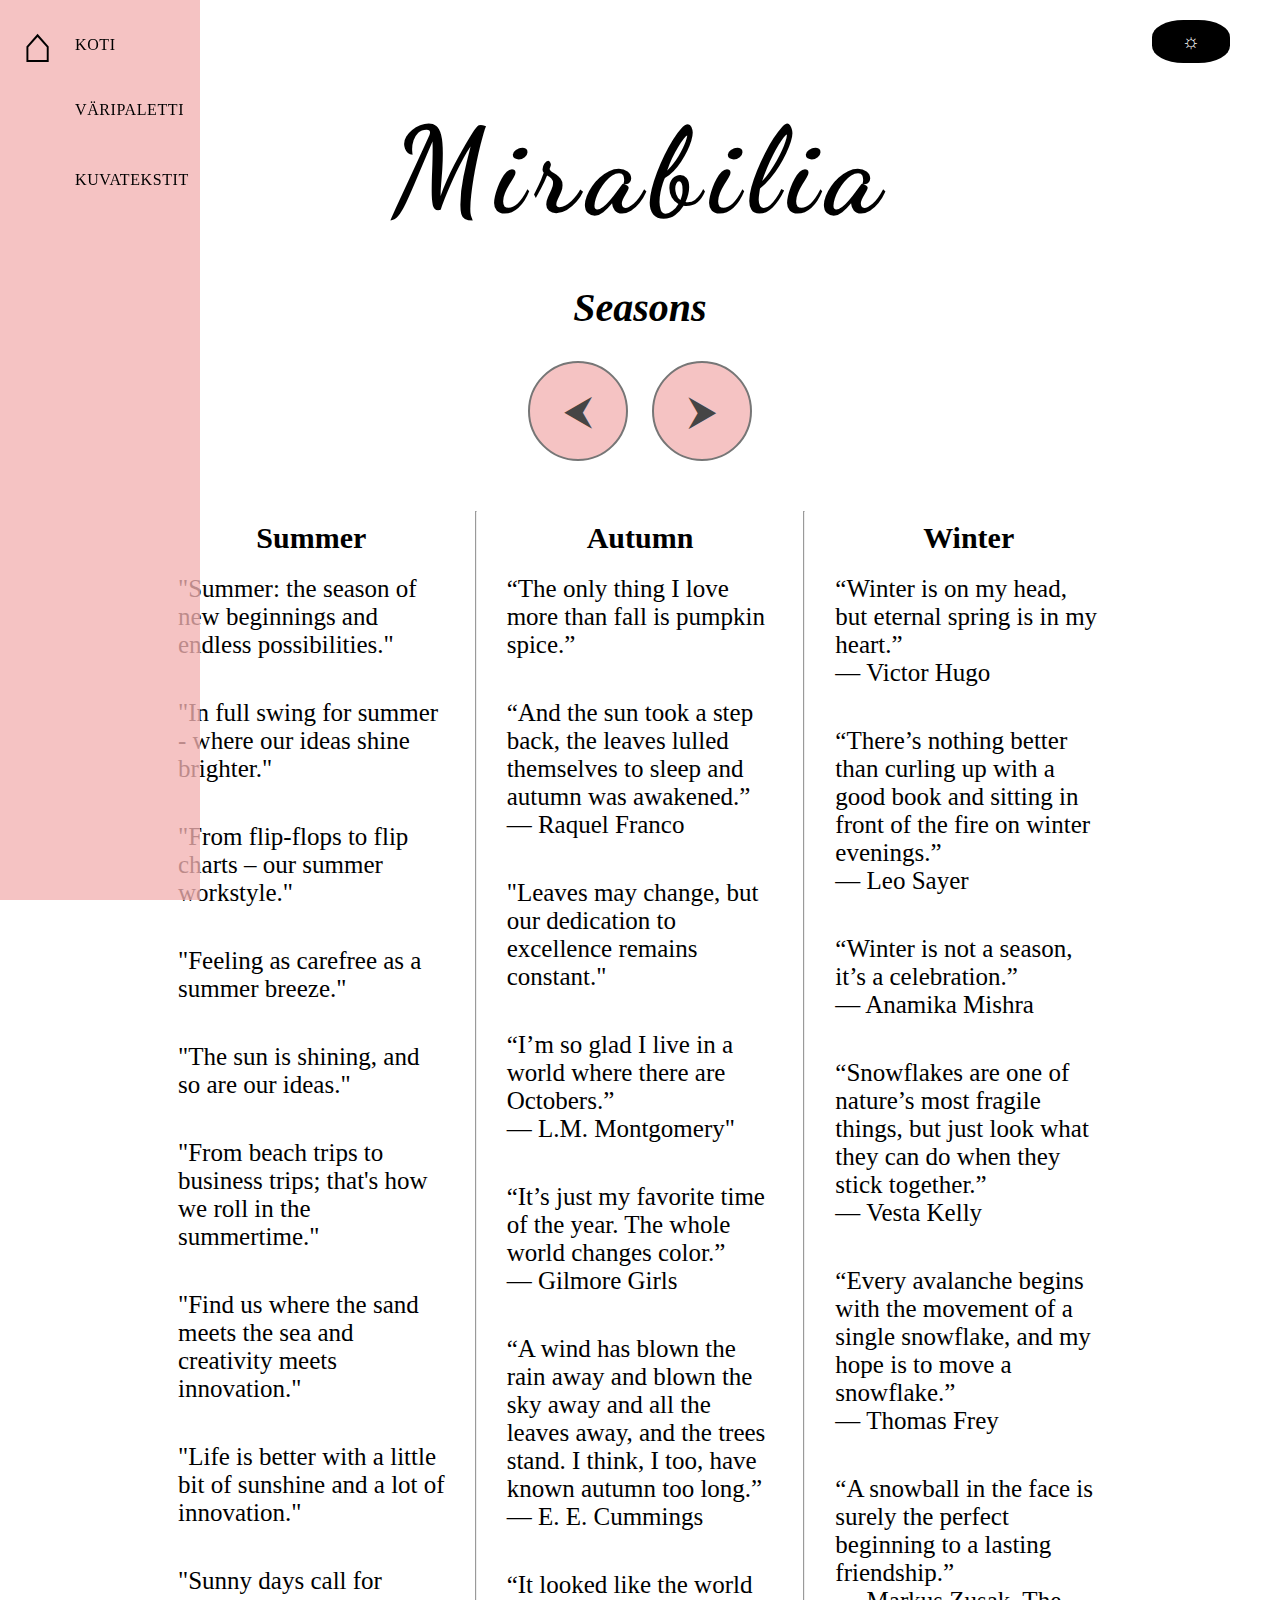
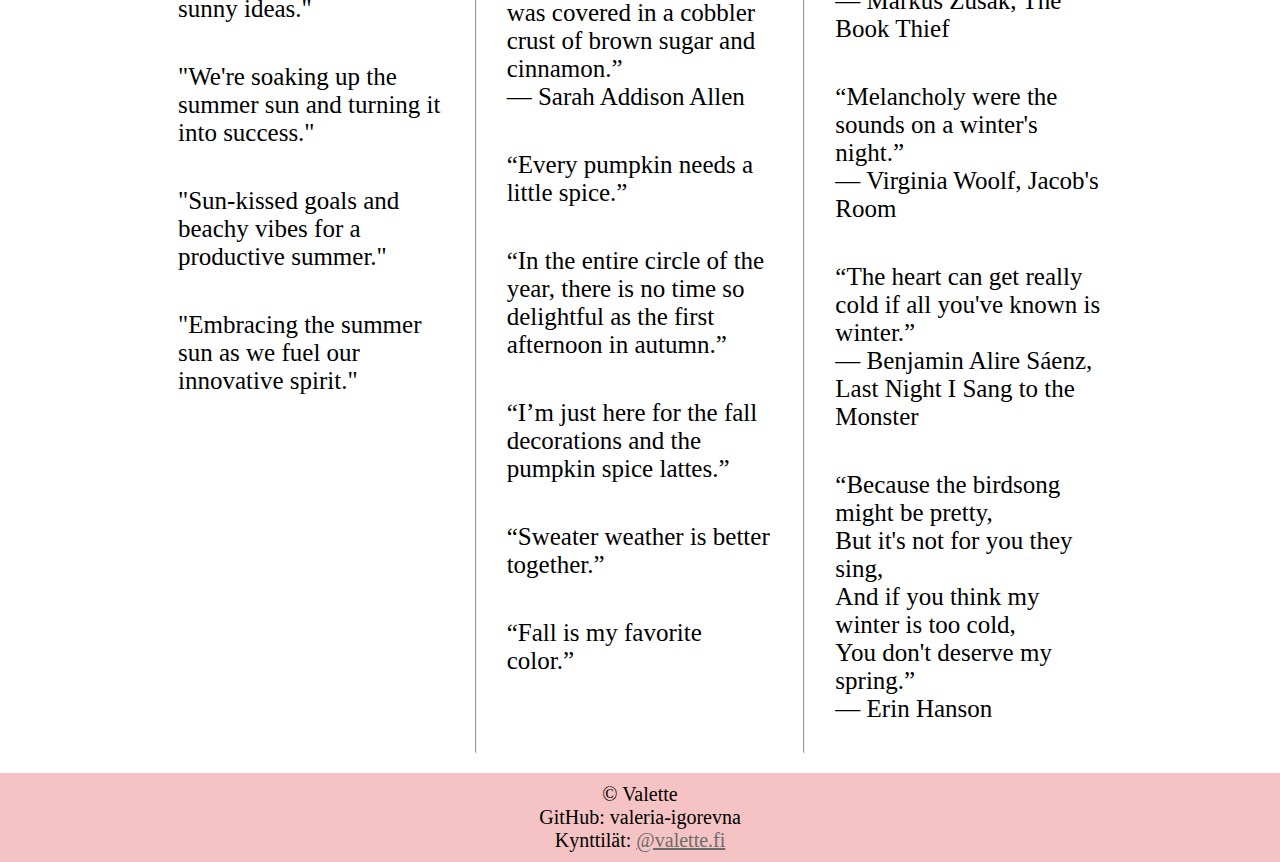
<file: quotes-seasons.html>
<!DOCTYPE html>
<html lang="en">
<head>
    <meta charset="UTF-8">
    <meta name="viewport" content="width=device-width, initial-scale=1.0">
    <link rel="preconnect" href="https://fonts.googleapis.com">
<link rel="preconnect" href="https://fonts.gstatic.com" crossorigin>
<link href="https://fonts.googleapis.com/css2?family=Dancing+Script:wght@400..700&family=Waterfall&display=swap" rel="stylesheet">
<title>Kuvatekstit</title>

    <style>

* {
    box-sizing: border-box;
    color: white;
    margin: 0;
    padding: 0;
}

body {
    display: flex;
    justify-content: center;
    align-items: center;
    flex-direction: column;
    margin-top: 100px;
}


/*################################*/
/*            TUMMA-TILA          */
/*################################*/

.dark-mode {
    background-color: black;
    color: aliceblue;  
}

#btn-dark {
    position: fixed;
    top: 20px;
    right: 50px;
    background-color: rgb(0, 0, 0);
    border-radius: 40%;
    padding: 10px 30px;
    border: none;
    color: white;
    cursor: pointer;
    font-size: 20px;
}

.dark-mode #btn-dark {
    background-color: white; 
    color: black; 
}

h1 {
    color: black;
    font-family: "Dancing Script", cursive;
    margin-bottom: 40px;
    font-size: 120px;  
    letter-spacing: 10px; 
}

.dark-mode h1 {
    color: aliceblue;
}

.otsikko h2 {
    color: black;
    font-family: 'Cambria', 'Cochin', Georgia, Times, 'Times New Roman', serif;
    font-style: italic;
    margin-bottom: 20px;
    font-size: 40px; 
    text-align: center;
}

.dark-mode h2{
    color: aliceblue;
}

.otsikko p {
    color: rgb(0, 0, 0);
    font-family: Cambria, Cochin, Georgia, Times, 'Times New Roman', serif;
    margin-bottom: 40px;
    font-size: 25px;  
    text-align: center;
    width: 80%;
    margin-left: auto;
    margin-right: auto;
}

.dark-mode p{
    color: aliceblue;
}

h3{
    color: #000000;
    font-family: 'Cambria', 'Cochin', Georgia, Times, 'Times New Roman', serif;
    margin-bottom: 20px;
    font-size: 30px; 
    text-align: center;
}

.dark-mode h3{
    color: aliceblue;
}

.dark-mode .quote p{
    color: aliceblue;
}

/*################################*/
/*            MEDIA               */
/*################################*/    

    @media screen and (min-width: 300px) and (max-width: 1024px) {
h1 {
    font-size: 60px;
    font-weight: bold;
    }
}

/*################################*/
/*             NAVI               */
/*################################*/

.sidebar {
            position: fixed;
            top: 0;
            left: 0;
            height: 100%;
            width: 70px;
            z-index: 1;
            background-color: rgba(242, 178, 178, 0.778);
            overflow-x: hidden;
            padding-top: 10px;
            transition: 0.6s ease;
            box-shadow: 0 0 10px rgba(0, 0, 0,0,5);
        }

        .sidebar:hover {
            width: 200px;
            transition: 0.6s ease;
        }

        .sidebar ul {
            position: relative;
            height: 97vh;
        }

        .sidebar ul li {
            list-style: none;
            margin: 5px 0;
            font-family: 'Cambria', 'Cochin', Georgia, Times, 'Times New Roman', serif;
        }

        .sidebar ul li:hover {
            background: rgb(255, 255, 255);
            transition: 0.3s ease;
        }

        .sidebar ul li a {
            position: relative;
            display: flex;
            white-space: nowrap;
            text-decoration: none;
        }

        .sidebar ul li a .icon {
            position: relative;
            display: flex;
            justify-content: center;
            align-items: center;
            min-width: 75px;
            height: 60px;
            font-size: 22px;
        }

        .sidebar ul li a .text {
            position: relative;
            display: flex;
            align-items: center;
            height: 60px;
            font-size: 16px;
            text-transform: uppercase;
            letter-spacing: 0.6px;
            font-weight: 500;
            color: #000000;
        }

/*################################*/
/*             ALAVALIKKO         */
/*################################*/

.dropdown {
    position: relative;
    display: inline-block;
}

.dropdown-content {
    display: none;
    position: absolute;
    background-color: rgba(242, 178, 178, 0.778);
    min-width: 160px;
    box-shadow: 0px 8px 16px 0px rgba(0,0,0,0.2);
    z-index: 1;
    font-size: 20px;
}

.dropdown-content a {
    color: black;
    padding: 12px 16px;
    text-decoration: none;
    display: block;
}

.dropdown-content a:hover {
    background-color: #f0efefdb;
}

.dropdown:hover .dropdown-content {
    display: block;
}


/*################################*/
/*             MOBIILI NAVI       */
/*################################*/
  
.hamburger {
    display: none; /* Hide by default */
    position: fixed;
    top: 20px;
    left: 20px;
    background-color: rgba(242, 178, 178, 0.778);
    border: none;
    border-radius: 5px;
    padding: 10px;
    cursor: pointer;
    z-index: 2;
}

.hamburger div {
    width: 30px;
    height: 4px;
    background-color: black;
    margin: 5px 0;
    transition: 0.3s ease;
}

/* Piilottaa sidebar:in mobiilissa */
@media screen and (min-width: 300px) and (max-width: 1024px) {
    .sidebar {
        display: none; /* piilottaa sidebaarin */
    }

    .sidebar.active {
        display: block; /* Näyttää sidebaarin kun aktiivinen */
        width: 200px; 
        transition: 0.3s ease;
    }

    .hamburger {
        display: block; /* Show the hamburger icon */
    }
}
 /*################################*/
/*             NAPIT              */
/*################################*/

.button #prev, #next{
    border-radius: 50%;
    background-color: rgba(242, 178, 178, 0.778);
    height: 100px;
    width: 100px;
    padding: 10px;
    margin: 10px;
    cursor: pointer;
    border: 2px solid rgb(118, 118, 118);
}

.button a {
    text-decoration: none;
}



 /*################################*/
/*             TEKSTIT            */
/*################################*/

.quote-container {
    display: flex;
    justify-content: space-between;
    width: 80%;
    padding: 20px;
}

h2 {
    color: #000000;
    text-align: center;
    font-size: 30px;
}

.quote {
    flex: 1 1 0;
    padding: 10px;
}

.quote p {
    font-size: 25px;
    color: #000000;
    padding: 20px;
}

.quote .vasen p {
    font-size: 25px;
    padding: 20px;
}

.quote .keski p {
    font-size: 25px;
    padding: 20px;
}

@media screen and (min-width: 300px) and (max-width: 1024px){
    .quote-container {
        display:block;
        width: 100%;
        text-align: left;
}
}

/*################################*/
/*             FOOTER             */
/*################################*/

footer {
    position:inherit;
    left: 0;
    bottom: 0;
    width: 100%;
    background-color: rgba(242, 178, 178, 0.778);
}

footer p{
    text-align: center;
    color: rgb(0, 0, 0);
    font-size: 20px;
    margin-left: auto;
    margin-right: auto;
    padding: 10px;
}
    </style>
</head>
<body>

    <header>
        <h1>Mirabilia</h1>
    </header>

    <div class="sidebar">
        <ul>
            <li> 
                <a href="index.html" class="Home">
                    <span class="icon"><i class="fa-solid fa-home" style="color: #000000; font-size: 50px;">&#8962;</i></span>
                    <span class="text" style="color: #000000; font-size: 16px;">Koti</span>
                </a>
            </li>
            <li>
                <a href="inspiration.html">
                    <span class="icon"><i class="fa-solid fa-inspo"></i></span>
                    <span class="text">Väripaletti</span>
                </a>
            </li>
            <li class="dropdown">
                <a href="quotes-everyday.html">
                    <span class="icon"><i class="fa-solid fa-quotes"></i></span>
                    <span class="text">Kuvatekstit</span>
                </a>
                <div class="dropdown-content">
                    <a href="quotes-everyday.html">Everyday</a>
                    <a href="quotes-seasons.html">Seasons</a>
                    <a href="quotes-love.html">Love</a>
                </div>
            </li>
        </ul>
    </div>  

        <!-- Hamburger Icon -->
     <!--Alla olevat kolme tyhjää diviä toimivat hampurilaisen viivoina. ÄLÄ poista!-->
<button class="hamburger" id="hamburger"> 
    <div></div>
    <div></div>
    <div></div>
</button>

    <button id="btn-dark" onclick="darkMode()">&#9788;</button>

    <div class="otsikko">
    <h2>Seasons</h2>

    <div class="button">
        <button id="prev" style="font-size: 40px;"><a href="quotes-love.html" style="color: rgb(69, 69, 69);">&#11164;</a></button>
        <button id="next" style="font-size: 40px;"><a href="quotes-everyday.html" style="color: rgb(69, 69, 69);">&#11166;</a></button>
    </div>

    <h3></h3>
    </div>

    <div class="quote-container">
        <div class="quote vasen">
            <h2>Summer</h2>
            <p>"Summer: the season of new beginnings and endless possibilities."</p>
            <p>"In full swing for summer - where our ideas shine brighter."</p>
            <p>"From flip-flops to flip charts – our summer workstyle."</p>
            <p>"Feeling as carefree as a summer breeze."</p>
            <p>"The sun is shining, and so are our ideas."</p>
            <p>"From beach trips to business trips; that's how we roll in the summertime."</p>
            <p>"Find us where the sand meets the sea and creativity meets innovation."</p>
            <p>"Life is better with a little bit of sunshine and a lot of innovation."</p>
            <p>"Sunny days call for sunny ideas."</p>
            <p>"We're soaking up the summer sun and turning it into success."</p>
            <p>"Sun-kissed goals and beachy vibes for a productive summer."</p>
            <p>"Embracing the summer sun as we fuel our innovative spirit."</p>
        </div>
        
        <hr>

        <div class="quote keski">
            <h2>Autumn</h2>
            <p>“The only thing I love more than fall is pumpkin spice.”</p>
            <p>“And the sun took a step back, the leaves lulled themselves to sleep and autumn was awakened.” <br>— Raquel Franco</p> 
            <p>"Leaves may change, but our dedication to excellence remains constant."</p>
            <p>“I’m so glad I live in a world where there are Octobers.” <br>— L.M. Montgomery"</p>
            <p>“It’s just my favorite time of the year. The whole world changes color.” <br>— Gilmore Girls</p>
            <p>“A wind has blown the rain away and blown the sky away and all the leaves away, and the trees stand. I think, I too, have known autumn too long.” — E. E. Cummings</p>
            <p>“It looked like the world was covered in a cobbler crust of brown sugar and cinnamon.” <br>— Sarah Addison Allen</p>
            <p>“Every pumpkin needs a little spice.”</p>
            <p>“In the entire circle of the year, there is no time so delightful as the first afternoon in autumn.”</p>
            <p>“I’m just here for the fall decorations and the pumpkin spice lattes.”</p>
            <p>“Sweater weather is better together.”</p>
            <p>“Fall is my favorite color.”</p>
        </div>

        <hr>

        <div class="quote oikea">
            <h2>Winter</h2>
            <p>“Winter is on my head, but eternal spring is in my heart.” <br>— Victor Hugo</p>
            <p>“There’s nothing better than curling up with a good book and sitting in front of the fire on winter evenings.” <br>— Leo Sayer</p>

            <p>“Winter is not a season, it’s a celebration.” <br>— Anamika Mishra</p>
            <p>“Snowflakes are one of nature’s most fragile things, but just look what they can do when they stick together.” <br>— Vesta Kelly</p>
            <p>“Every avalanche begins with the movement of a single snowflake, and my hope is to move a snowflake.” <br>― Thomas Frey</p>
            <p>“A snowball in the face is surely the perfect beginning to a lasting friendship.” <br>― Markus Zusak, The Book Thief</p>
            <p>“Melancholy were the sounds on a winter's night.” <br>― Virginia Woolf, Jacob's Room</p>
            <p>“The heart can get really cold if all you've known is winter.” <br>― Benjamin Alire Sáenz, Last Night I Sang to the Monster</p>
            <p>“Because the birdsong might be pretty, <br>
                But it's not for you they sing, <br>
                And if you think my winter is too cold, <br>
                You don't deserve my spring.”<br>
                ― Erin Hanson</p>
        </div>
    </div>

<script src="script.js"></script>

<footer class="footer">
    <p> &copy Valette <br> GitHub: valeria-igorevna <br> Kynttilät: <a href="https://www.instagram.com/valette.fi/" style="color: rgb(108, 108, 108);">@valette.fi</a></p>
</footer>

</body>
</html>
</file>
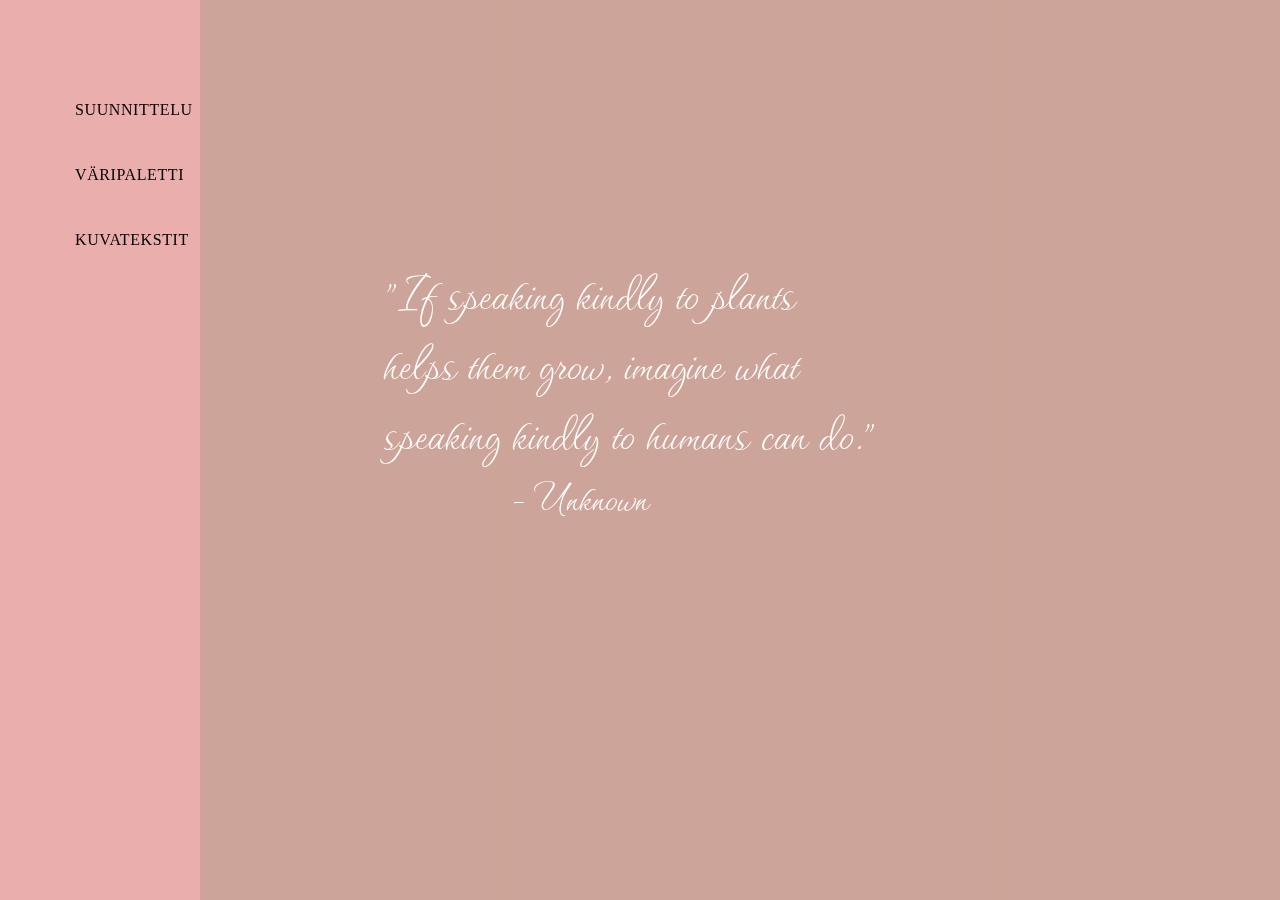
<file: teksti-omakaytto.html>
<!DOCTYPE html>
<html lang="en">
<head>
    <meta charset="UTF-8">
    <meta name="viewport" content="width=device-width, initial-scale=1.0">
    <link rel="preconnect" href="https://fonts.googleapis.com">
<link rel="preconnect" href="https://fonts.gstatic.com" crossorigin>
<link href="https://fonts.googleapis.com/css2?family=Dancing+Script:wght@400..700&family=Waterfall&display=swap" rel="stylesheet">
<title>Quotes</title>

    <style>

        * {
            box-sizing: border-box;
            color: white;
            margin: 0;
            padding: 0;

        }

        body {
            background-image: url(bg.jpg);
            font-family:"Waterfall", cursive;
            font-optical-sizing: auto;
  font-style: normal;
        }

/*################################*/
/*             NAVI               */
/*################################*/

.sidebar {
            position: fixed;
            top: 0;
            left: 0;
            height: 100%;
            width: 70px;
            z-index: 1;
            background-color: rgba(242, 178, 178, 0.778);
            overflow-x: hidden;
            padding-top: 10px;
            transition: 0.6s ease;
            box-shadow: 0 0 10px rgba(0, 0, 0,0,5);
        }

        .sidebar:hover {
            width: 200px;
            transition: 0.6s ease;
        }

        .sidebar ul {
            position: relative;
            height: 97vh;
        }

        .sidebar ul li {
            list-style: none;
            margin: 5px 0;
            font-family: 'Cambria', 'Cochin', Georgia, Times, 'Times New Roman', serif;
        }

        .sidebar ul li:hover {
            background: rgb(137, 98, 142);
            transition: 0.3s ease;
        }

        .sidebar ul li a {
            position: relative;
            display: flex;
            white-space: nowrap;
            text-decoration: none;
        }

        .sidebar ul li a .icon {
            position: relative;
            display: flex;
            justify-content: center;
            align-items: center;
            min-width: 75px;
            height: 60px;
            font-size: 22px;
        }

        .sidebar ul li a .text {
            position: relative;
            display: flex;
            align-items: center;
            height: 60px;
            font-size: 16px;
            text-transform: uppercase;
            letter-spacing: 0.6px;
            font-weight: 500;
            color: #000000;
        }


        .quote p {
            align-items: center;
            justify-items: center;
            margin-top: 20%;
            margin-left: 30%;
            font-size: 60px;
        }

        .author p {
            margin-left: 40%;
            font-size: 50px
        }
    </style>
</head>
<body>

    <div class="sidebar">
        <ul>
            <li> 
                <!--Logoa ei ole, mutta lisätty kotisivun html kuten oli aiemmin sovittu-->
                <a href="index.html" class="Home">
                    <span class="icon"><i class="fa-solid fa-home" style="color: #ffffff;"></i></span>
                </a>
            </li>
            <li>
                <a href="index.html">
                    <span class="icon"><i class="fa-solid fa-home"></i></span>
                    <span class="text">Suunnittelu</span>
                </a>
            </li>
            <li>
                <a href="inspiration.html">
                    <span class="icon"><i class="fa-solid fa-inspo"></i></span>
                    <span class="text">Väripaletti</span>
                </a>
            </li>
            <li>
                <a href="quotes.html">
                    <span class="icon"><i class="fa-solid fa-quotes"></i></span>
                    <span class="text">Kuvatekstit</span>
                </a>
            </li>
        </ul>
    </div>  

    <div class="quote">

    <p>"If speaking kindly to plants <br>
        helps them grow, imagine what <br>
        speaking kindly to humans can do."</p>
</div>

<div class="author">

<p>- Unknown</p>

</div>
<script src="script.js"></script>
</body>
</html>
</file>
<file: styles.css>
* {
    box-sizing: border-box;
    color: white;
    margin: 0;
    padding: 0;
}

body {
    display: flex;
    justify-content: center;
    align-items: center;
    flex-direction: column;
    margin-top: 100px;
}

h1 {
    color: black;
    font-family: "Dancing Script", cursive;
    margin-bottom: 10px;
    font-size: 120px;  
    letter-spacing: 10px;
}

@media screen and (min-width: 300px) and (max-width: 1024px) {
h1 {
    font-size: 60px;
    font-weight: bold;
    }

p {
    font-size: 16px;
}
}

/*################################*/
/*             NAVI               */
/*################################*/

.sidebar {
    position: fixed;
    top: 0;
    left: 0;
    height: 100%;
    width: 70px;
    z-index: 1;
    background-color: rgba(242, 178, 178, 0.778);
    overflow-x: hidden;
    padding-top: 10px;
    transition: 0.6s ease;
    box-shadow: 0 0 10px rgba(0, 0, 0,0,5);
}

.sidebar:hover {
    width: 200px;
    transition: 0.6s ease;
}

.sidebar ul {
    position: relative;
    height: 97vh;
}

.sidebar ul li {
    list-style: none;
    margin: 5px 0;
    font-family: 'Cambria', 'Cochin', Georgia, Times, 'Times New Roman', serif;
}

.sidebar ul li:hover {
    background: rgb(255, 255, 255);
    transition: 0.3s ease;
}

.sidebar ul li a {
    position: relative;
    display: flex;
    white-space: nowrap;
    text-decoration: none;
}

.sidebar ul li a .icon {
    position: relative;
    display: flex;
    justify-content: center;
    align-items: center;
    min-width: 75px;
 
}

.sidebar ul li a .text {
    position: relative;
    display: flex;
    align-items: center;
    height: 60px;
    font-size: 16px;
    text-transform: uppercase;
    letter-spacing: 0.6px;
    font-weight: 500;
    color: #000000;
}

/*################################*/
/*             ALAVALIKKO         */
/*################################*/

.dropdown {
    position: relative;
    display: inline-block;
}

.dropdown-content {
    display: none;
    position: absolute;
    background-color: rgba(242, 178, 178, 0.778);
    min-width: 160px;
    box-shadow: 0px 8px 16px 0px rgba(0,0,0,0.2);
    z-index: 1;
    font-size: 20px;
}

.dropdown-content a {
    color: black;
    padding: 12px 16px;
    text-decoration: none;
    display: block;
}

.dropdown-content a:hover {
    background-color: #f0efefdb;
}

.dropdown:hover .dropdown-content {
    display: block;
}


/*################################*/
/*             MOBIILI NAVI       */
/*################################*/
  
.hamburger {
    display: none; /* Hide by default */
    position: fixed;
    top: 20px;
    left: 20px;
    background-color: rgba(242, 178, 178, 0.778);
    border: none;
    border-radius: 5px;
    padding: 10px;
    cursor: pointer;
    z-index: 2;
}

.hamburger div {
    width: 30px;
    height: 4px;
    background-color: black;
    margin: 5px 0;
    transition: 0.3s ease;
}

/* Piilottaa sidebar:in mobiilissa */
@media screen and (min-width: 300px) and (max-width: 1024px) {
    .sidebar {
        display: none; /* piilottaa sidebaarin */
    }

    .sidebar.active {
        display: block; /* Näyttää sidebaarin kun aktiivinen */
        width: 200px; 
        transition: 0.3s ease;
    }

    .hamburger {
        display: block; /* Show the hamburger icon */
    }
}

/*################################*/
/*            TUMMA-TILA          */
/*################################*/

.dark-mode {
    background-color: black;
    color: aliceblue;  
}

#btn-dark {
    position: fixed;
    top: 20px;
    right: 50px;
    background-color: rgb(0, 0, 0);
    border-radius: 40%;
    padding: 10px 30px;
    border: none;
    color: white;
    cursor: pointer;
    font-size: 20px;
}

.dark-mode #btn-dark {
    background-color: white; 
    color: black; 
}

.dark-mode h1 {
    color: aliceblue;
}

.dark-mode p{
    color: aliceblue;
}
/*Alaotsikko*/
p {
    color: rgb(0, 0, 0);
    font-family: Cambria, Cochin, Georgia, Times, 'Times New Roman', serif;
    margin-bottom: 40px;
    font-size: 25px;  
    text-align: center; /*Tämä tekee tekstistä ns. pyramidi-mallisen*/
    /*position: relative;
    top: 90px; tämä + "position: relative" laskee tekstin alas. Ilman sitä, toiminto ei toimi */
    margin-right: auto;
    margin-left: auto;
  }

/*################################*/
/*             STOORIT            */
/*################################*/

.story {
    display: grid;
    justify-items: center;
    grid-template-columns: repeat(3, 1fr);
}
.story-item {
    position: relative;
}
.story-label {
    width: 80px;
    height: 80px;
    border: 1px solid rgb(186, 186, 186);
    border-radius: 50%;
    background-color: #40404084;
    background-size: cover;
    background-position: center;
    cursor: pointer;
    display: flex;
    justify-content: center;
    align-items: center;
    color: white;
    margin: 5px;
}


/*################################*/
/*             GALLERIA           */
/*################################*/

.Galleria {
    display: grid;
    grid-template-columns: repeat(3, 1fr);
    margin-top: 20px;
    justify-items: center;
    margin-bottom: 7%;
}

.gallery-item {
    position: relative;
}

.img-label {
    width: 230px;
    height: 350px;
    background-color: #40404084;
    background-size: cover;
    background-position: center;
    cursor: pointer;
    display: flex;
    justify-content: center;
    align-items: center;
    color: white;
    margin: 2px;
}

input[type="file"] {
    display: none;
}

.delete-btn {
    display: none;
    position: absolute;
    top: 5px;
    right: 5px;
    background-color: rgba(221, 116, 116, 0.77);
    color: white;
    border: none;
    border-radius: 3px;
    cursor: pointer;
    padding: 5px;
}

.story-item:hover .delete-btn, .gallery-item:hover .delete-btn {
    display: block;
}

@media screen and (min-width: 300px) and (max-width: 1024px) {
.img-label {
    width: 120px;
    height: 150px;
}}

/*################################*/
/*             FOOTER             */
/*################################*/

footer {
    position:inherit;
    left: 0;
    bottom: 0;
    width: 100%;
    background-color: rgba(242, 178, 178, 0.778);
}

footer p{
    text-align: center;
    color: rgb(0, 0, 0);
    font-size: 20px;
    margin-left: auto;
    margin-right: auto;
    padding: 10px;
}
</file>
